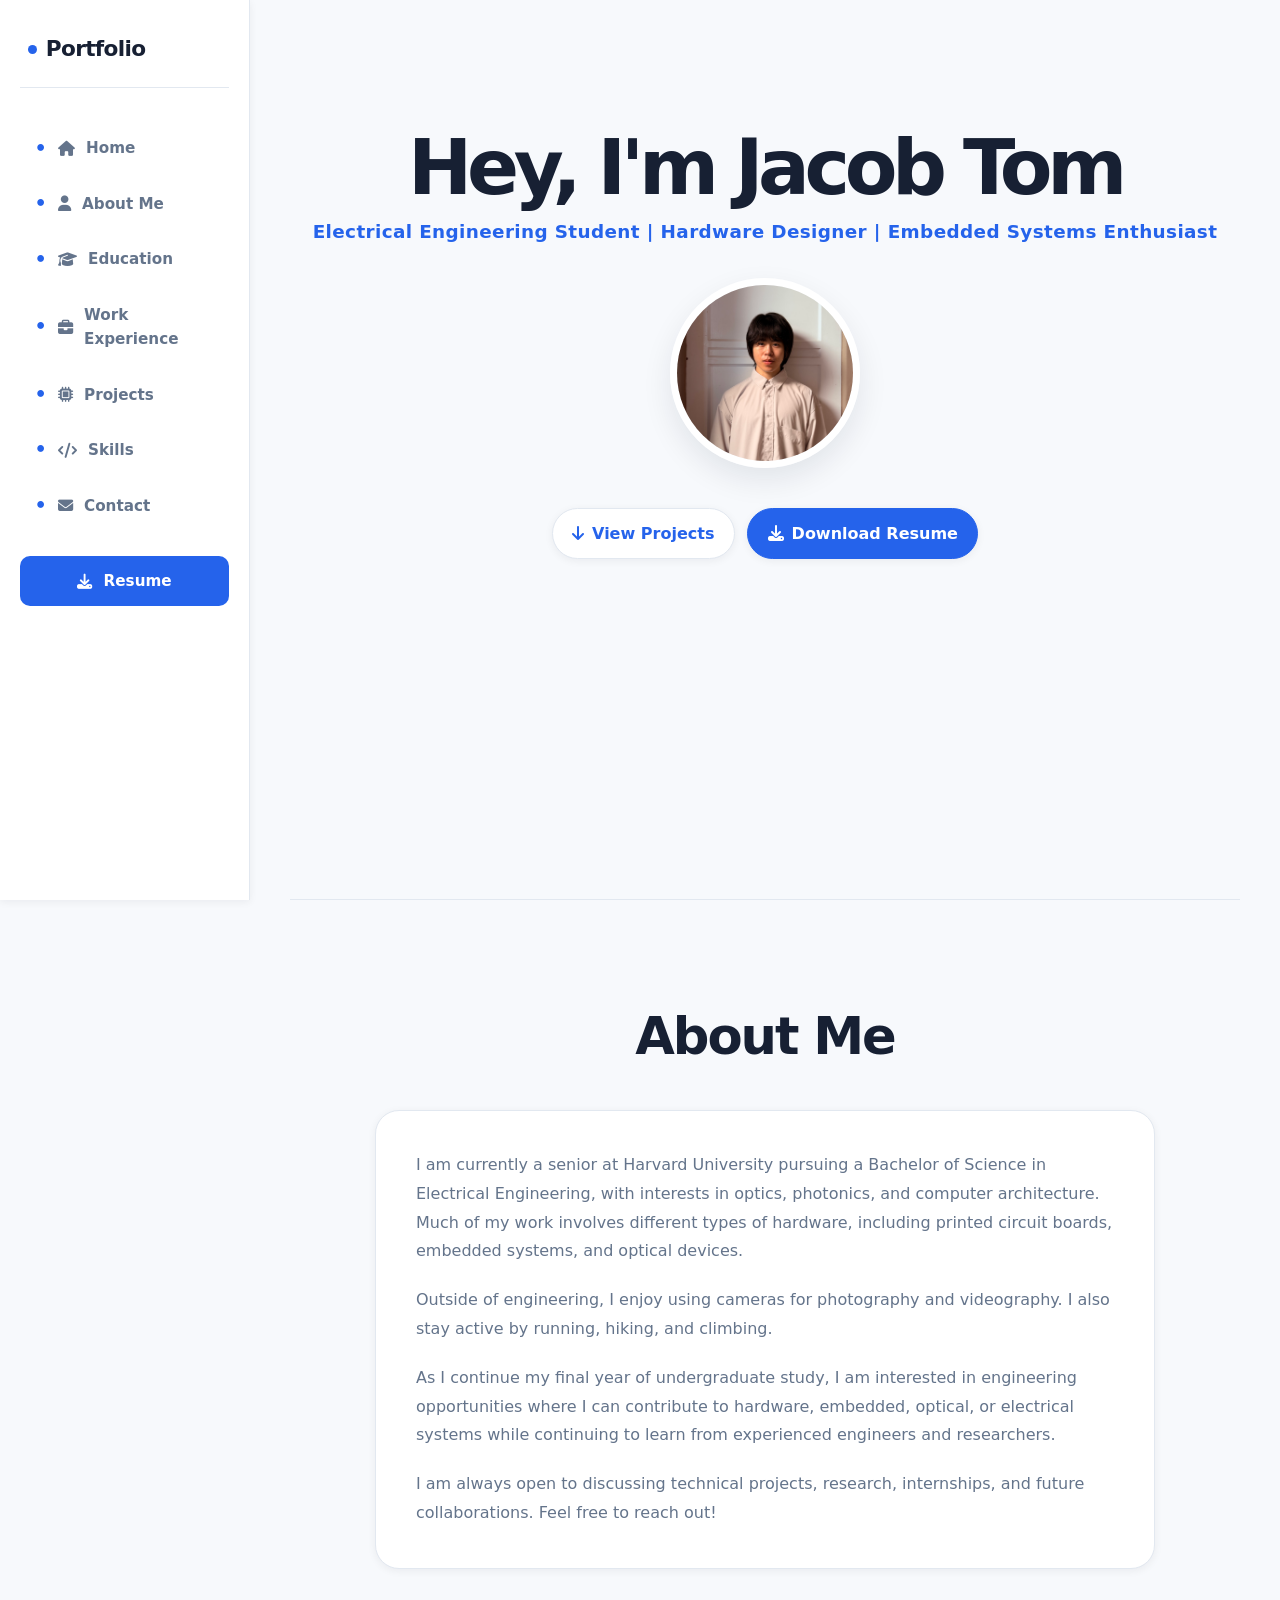
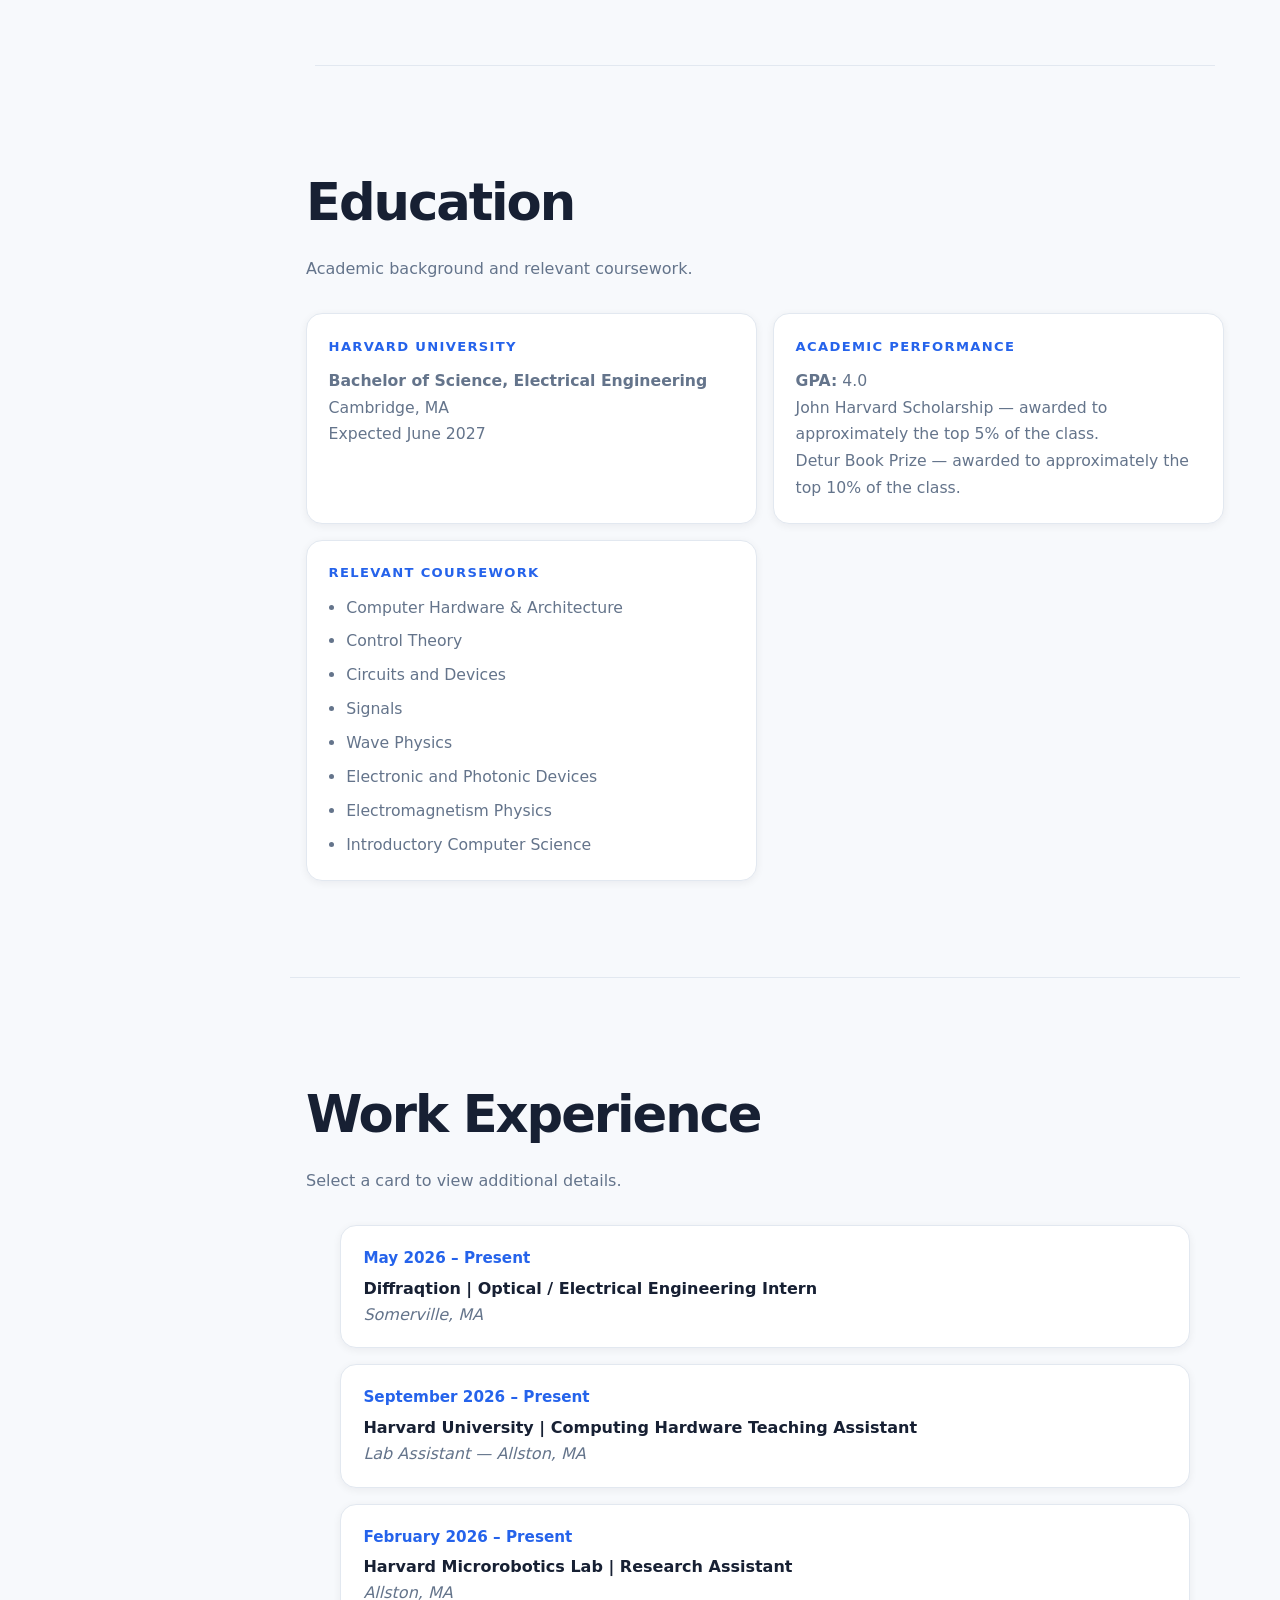
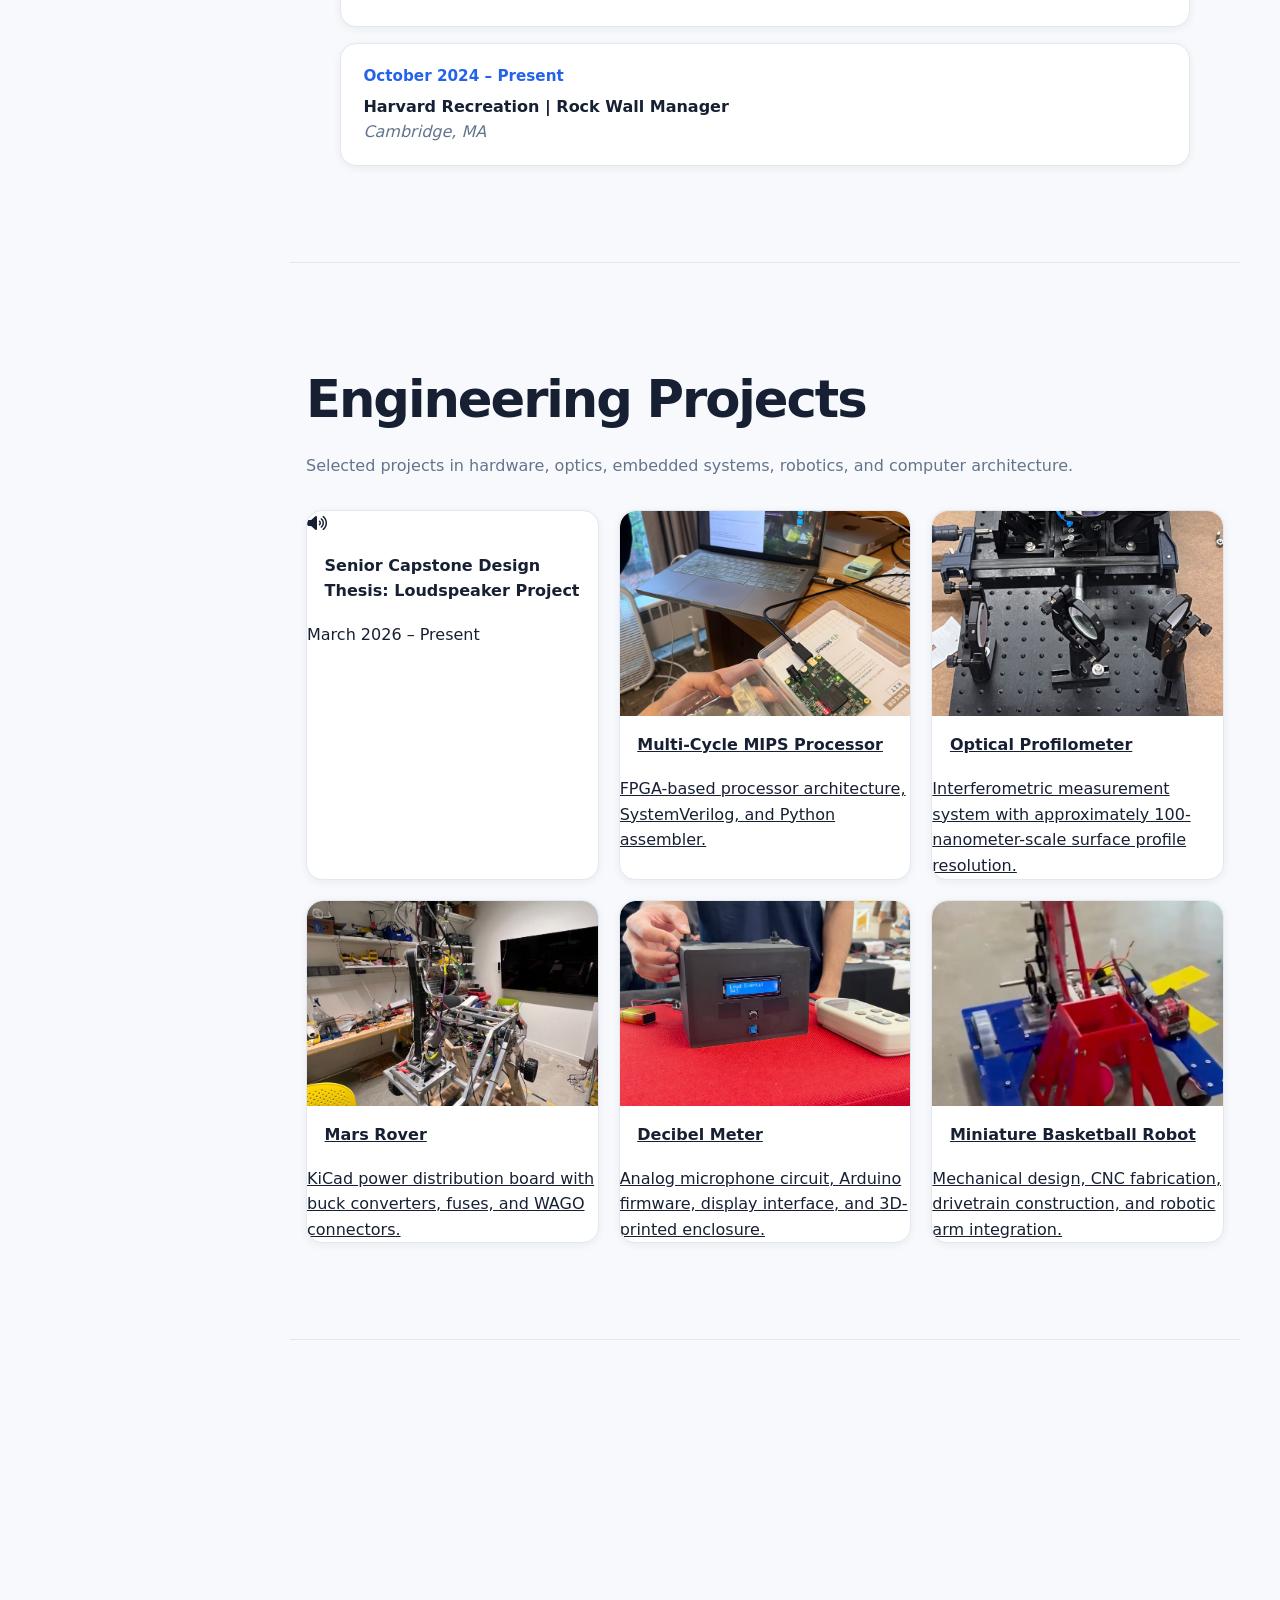
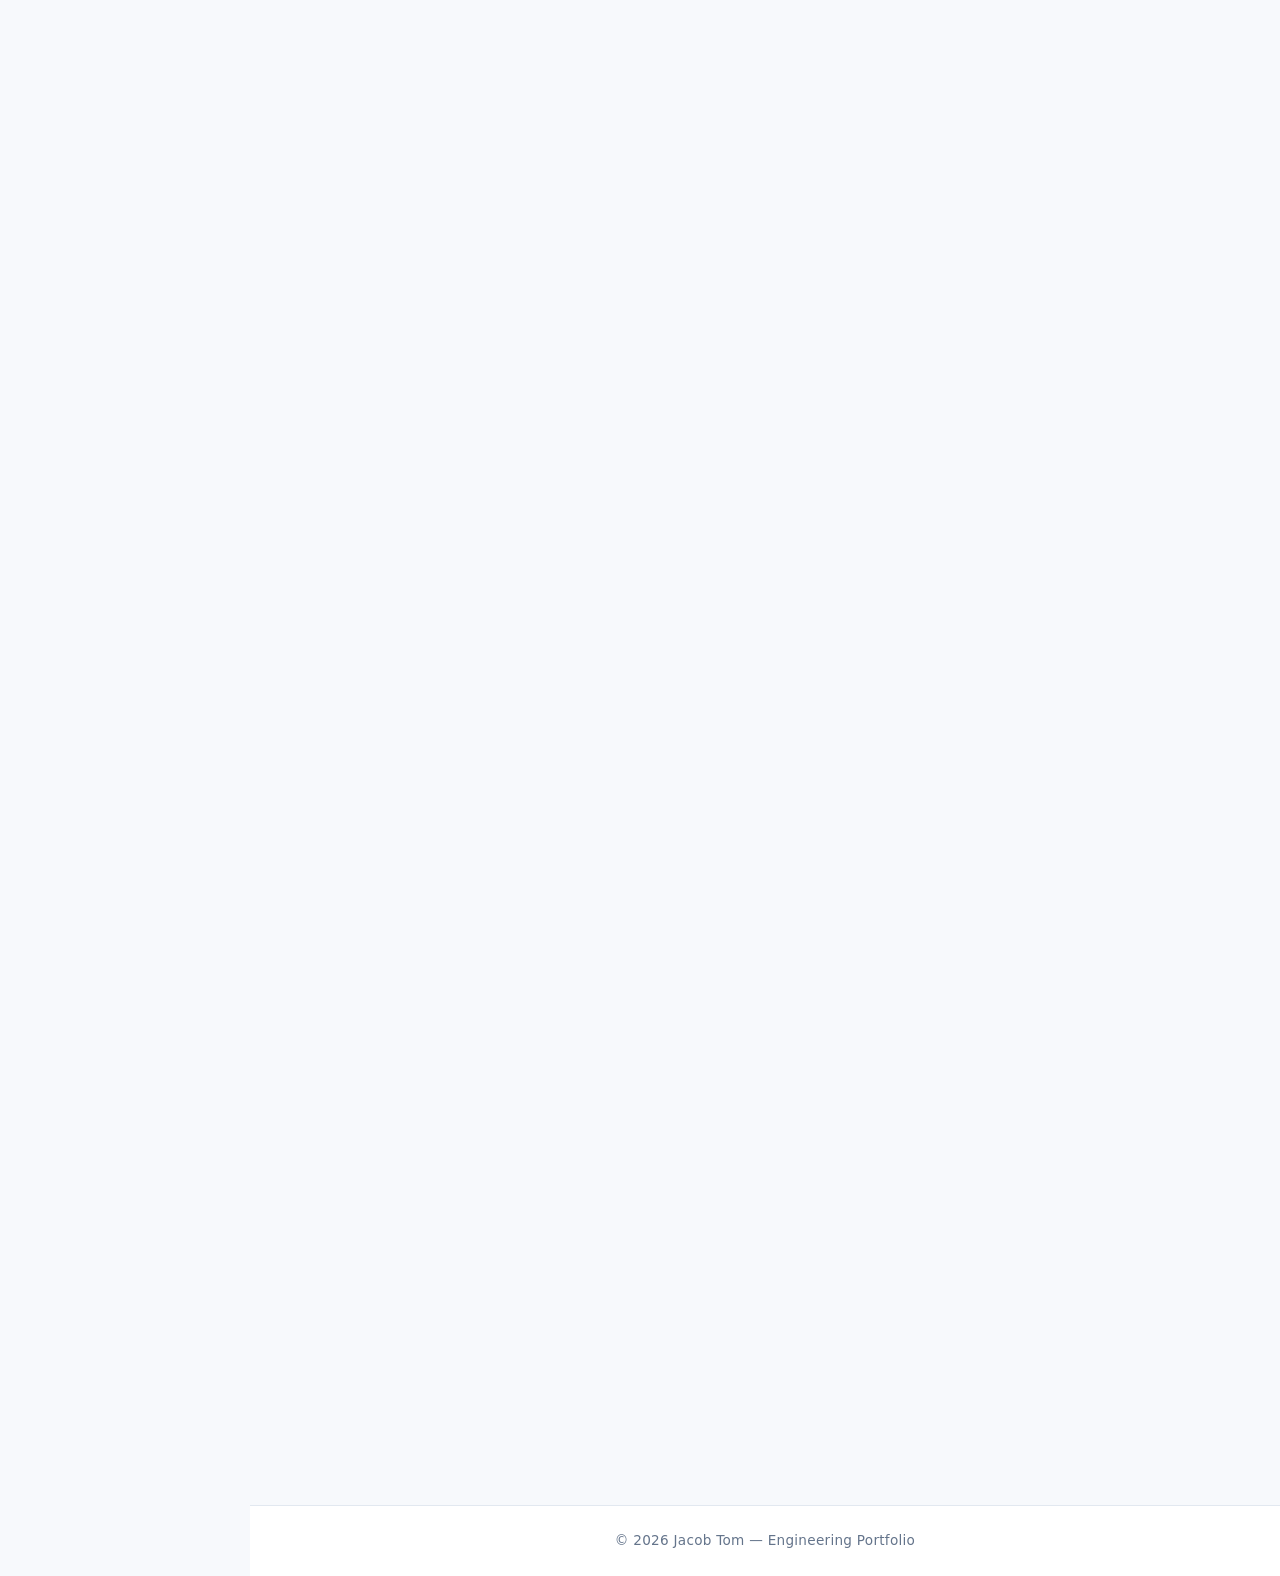
<file: index.html>
<!DOCTYPE html>
<html lang="en">
<head>
  <meta charset="UTF-8">
  <meta name="viewport" content="width=device-width, initial-scale=1.0">

  <title>Jacob Tom | Electrical Engineering Portfolio</title>

  <meta
    name="description"
    content="Jacob Tom's electrical engineering portfolio featuring hardware, embedded systems, optical engineering, robotics, and computer architecture projects."
  >

  <link
    rel="stylesheet"
    href="https://cdnjs.cloudflare.com/ajax/libs/font-awesome/6.5.0/css/all.min.css"
  >

  <link rel="stylesheet" href="assets/site.css">
  <link rel="icon" type="image/x-icon" href="assets/favicon.ico">
</head>

<body>
  <!-- Mobile Menu Button -->
  <button
    class="menu-toggle"
    id="menuToggle"
    aria-expanded="false"
    aria-controls="sidebar"
    aria-label="Open menu"
  >
    <i class="fas fa-bars" aria-hidden="true"></i>
  </button>

  <div
    class="mobile-overlay"
    id="mobileOverlay"
    aria-hidden="true"
  ></div>

  <!-- Sidebar Navigation -->
  <nav
    id="sidebar"
    class="sidebar"
    aria-label="Main navigation"
  >
    <h2>Portfolio</h2>

    <ul>
      <li>
        <a href="#home">
          <i class="fas fa-house" aria-hidden="true"></i>
          Home
        </a>
      </li>

      <li>
        <a href="#about">
          <i class="fas fa-user" aria-hidden="true"></i>
          About Me
        </a>
      </li>

      <li>
        <a href="#education">
          <i class="fas fa-graduation-cap" aria-hidden="true"></i>
          Education
        </a>
      </li>

      <li>
        <a href="#work-experience">
          <i class="fas fa-briefcase" aria-hidden="true"></i>
          Work Experience
        </a>
      </li>

      <li>
        <a href="#projects">
          <i class="fas fa-microchip" aria-hidden="true"></i>
          Projects
        </a>
      </li>

      <li>
        <a href="#skills">
          <i class="fas fa-code" aria-hidden="true"></i>
          Skills
        </a>
      </li>

      <li>
        <a href="#contact">
          <i class="fas fa-envelope" aria-hidden="true"></i>
          Contact
        </a>
      </li>

      <li class="resume-link">
        <a
          href="assets/2026-resume-jt.pdf"
          download
        >
          <i class="fas fa-download" aria-hidden="true"></i>
          Resume
        </a>
      </li>
    </ul>
  </nav>

  <!-- Main Content -->
  <main class="content">

    <!-- Home Section -->
    <section
      id="home"
      class="section home"
      aria-labelledby="home-heading"
    >
      <h1 id="home-heading">Hey, I'm Jacob Tom</h1>

      <p>
        Electrical Engineering Student | Hardware Designer | Embedded Systems Enthusiast
      </p>

      <img
        src="assets/profile-photo.jpeg"
        alt="Portrait of Jacob Tom"
      >

      <div class="button-group">
        <a href="#projects">
          <i class="fas fa-arrow-down" aria-hidden="true"></i>
          View Projects
        </a>

        <a
          href="assets/2026-resume-jt.pdf"
          download
          class="resume-btn"
        >
          <i class="fas fa-download" aria-hidden="true"></i>
          Download Resume
        </a>
      </div>
    </section>

    <!-- About Section -->
    <section
      id="about"
      class="section about"
      aria-labelledby="about-heading"
    >
      <h1 id="about-heading">About Me</h1>

      <div class="about-box">
        <p>
          I am currently a senior at Harvard University pursuing a Bachelor of
          Science in Electrical Engineering, with interests in optics, photonics,
          and computer architecture. Much of my work involves different types of
          hardware, including printed circuit boards, embedded systems, and optical
          devices.
        </p>

        <p>
          Outside of engineering, I enjoy using cameras for photography and
          videography. I also stay active by running, hiking, and climbing.
        </p>

        <p>
          As I continue my final year of undergraduate study, I am interested in
          engineering opportunities where I can contribute to hardware, embedded,
          optical, or electrical systems while continuing to learn from experienced
          engineers and researchers.
        </p>

        <p>
          I am always open to discussing technical projects, research, internships,
          and future collaborations. Feel free to reach out!
        </p>
      </div>
    </section>

    <!-- Education Section -->
    <section
      id="education"
      class="section education"
      aria-labelledby="education-heading"
    >
      <h1 id="education-heading">Education</h1>
      <p>Academic background and relevant coursework.</p>

      <div class="case-study">
        <div class="case-block">
          <h2>Harvard University</h2>

          <p>
            <strong>Bachelor of Science, Electrical Engineering</strong>
          </p>

          <p>
            Cambridge, MA
          </p>

          <p>
            Expected June 2027
          </p>
        </div>

        <div class="case-block">
          <h2>Academic Performance</h2>

          <p>
            <strong>GPA:</strong> 4.0
          </p>

          <p>
            John Harvard Scholarship — awarded to approximately the top 5% of
            the class.
          </p>

          <p>
            Detur Book Prize — awarded to approximately the top 10% of the
            class.
          </p>
        </div>

        <div class="case-block">
          <h2>Relevant Coursework</h2>

          <ul>
            <li>Computer Hardware &amp; Architecture</li>
            <li>Control Theory</li>
            <li>Circuits and Devices</li>
            <li>Signals</li>
            <li>Wave Physics</li>
            <li>Electronic and Photonic Devices</li>
            <li>Electromagnetism Physics</li>
            <li>Introductory Computer Science</li>
          </ul>
        </div>
      </div>
    </section>

    <!-- Work Experience Section -->
    <section
      id="work-experience"
      class="section work-experience"
      aria-labelledby="work-heading"
    >
      <h1 id="work-heading">Work Experience</h1>
      <p>Select a card to view additional details.</p>

      <div class="work-experience-list">

        <!-- Diffraqtion -->
        <div
          class="work-experience-item"
          title="Click to expand"
        >
          <h3>May 2026 – Present</h3>

          <p>
            <strong>
              Diffraqtion | Optical / Electrical Engineering Intern
            </strong>
          </p>

          <p>
            <em>Somerville, MA</em>
          </p>

          <div class="description">
            <p>
              Designed two scene-generation systems using Arduino and
              Raspberry Pi for optical camera-testing setups.
            </p>

            <p>
              Designed custom optical-table mounts and modeled components in
              Fusion 360.
            </p>

            <p>
              Designed three light-source PCBs and one power-control PCB for
              optical testing systems.
            </p>

            <p>
              Designed and maintained multiple camera-testing setups
              incorporating digital micromirror devices and spatial light
              modulators on optical tables.
            </p>

            <p>
              Programmed an Arduino-based camera sensor for spatial light
              modulator scene generation and designed its optical
              configuration.
            </p>
          </div>
        </div>

        <!-- Computing Hardware Teaching Assistant -->
        <div
          class="work-experience-item"
          title="Click to expand"
        >
          <h3>September 2026 – Present</h3>

          <p>
            <strong>
              Harvard University | Computing Hardware Teaching Assistant
            </strong>
          </p>

          <p>
            <em>Lab Assistant — Allston, MA</em>
          </p>

          <div class="description">
            <p>
              Teach students SystemVerilog and hardware description language
              concepts for a computer architecture design laboratory.
            </p>

            <p>
              Support student work involving arithmetic logic units, datapaths,
              control logic, and MIPS processor architecture.
            </p>
          </div>
        </div>

        <!-- Harvard Microrobotics Lab -->
        <div
          class="work-experience-item"
          title="Click to expand"
        >
          <h3>February 2026 – Present</h3>

          <p>
            <strong>
              Harvard Microrobotics Lab | Research Assistant
            </strong>
          </p>

          <p>
            <em>Allston, MA</em>
          </p>

          <div class="description">
            <p>
              Currently designing a KiCad PCB for VHF and GPS tracking
              applications.
            </p>

            <p>
              Working with embedded sensing, power hardware, and radio
              frequency electronics for microrobotics research.
            </p>
          </div>
        </div>

        <!-- Harvard Recreation -->
        <div
          class="work-experience-item"
          title="Click to expand"
        >
          <h3>October 2024 – Present</h3>

          <p>
            <strong>
              Harvard Recreation | Rock Wall Manager
            </strong>
          </p>

          <p>
            <em>Cambridge, MA</em>
          </p>

          <div class="description">
            <p>
              Led the transition of the Harvard Climbing Wall from an
              independent organization to an official Harvard Recreation
              operation.
            </p>

            <p>
              Coordinated organizational changes, renovations, facility
              upgrades, cleaning, and continued wall operations.
            </p>

            <p>
              Organized climbing events and social activities to support
              community engagement and increase participation.
            </p>

            <p>
              Successfully managed operational changes while maintaining safe
              and consistent access to the climbing wall.
            </p>
          </div>
        </div>

      </div>
    </section>

    <!-- Projects Section -->
    <section
      id="projects"
      class="section projects"
      aria-labelledby="projects-heading"
    >
      <h1 id="projects-heading">Engineering Projects</h1>
      <p>
        Selected projects in hardware, optics, embedded systems, robotics, and
        computer architecture.
      </p>

      <div class="project-list">

        <!-- Loudspeaker Capstone -->
        <div
          class="project-card"
          role="article"
          aria-label="Senior Capstone Design Thesis: Loudspeaker Project"
        >
          <div
            class="project-card-placeholder"
            aria-hidden="true"
          >
            <i class="fas fa-volume-high"></i>
          </div>

          <span class="overlay">Coming Soon</span>

          <h3>
            Senior Capstone Design Thesis: Loudspeaker Project
          </h3>

          <p>
            March 2026 – Present
          </p>
        </div>

        <!-- Multi-Cycle MIPS -->
        <a
          class="project-card"
          href="project_1.html"
          aria-label="View Multi-Cycle MIPS Processor project"
        >
          <img
            src="project_1/fpga.JPG"
            alt="FPGA board used for the Multi-Cycle MIPS Processor project"
          >

          <span class="overlay">View Project</span>

          <h3>Multi-Cycle MIPS Processor</h3>

          <p>
            FPGA-based processor architecture, SystemVerilog, and Python
            assembler.
          </p>
        </a>

        <!-- Optical Profilometer -->
        <a
          class="project-card"
          href="project_2.html"
          aria-label="View Optical Profilometer project"
        >
          <img
            src="project_2/interf.jpg"
            alt="Interferometry-based optical profilometer setup"
          >

          <span class="overlay">View Project</span>

          <h3>Optical Profilometer</h3>

          <p>
            Interferometric measurement system with approximately
            100-nanometer-scale surface profile resolution.
          </p>
        </a>

        <!-- Mars Rover -->
        <a
          class="project-card"
          href="project_3.html"
          aria-label="View Mars Rover project"
        >
          <img
            src="project_3/rover2.jpeg"
            alt="Mars rover robotics project"
          >

          <span class="overlay">View Project</span>

          <h3>Mars Rover</h3>

          <p>
            KiCad power distribution board with buck converters, fuses, and
            WAGO connectors.
          </p>
        </a>

        <!-- Decibel Meter -->
        <a
          class="project-card"
          href="project_4.html"
          aria-label="View Decibel Meter project"
        >
          <img
            src="project_4/disp1.jpg"
            alt="Decibel meter display"
          >

          <span class="overlay">View Project</span>

          <h3>Decibel Meter</h3>

          <p>
            Analog microphone circuit, Arduino firmware, display interface,
            and 3D-printed enclosure.
          </p>
        </a>

        <!-- Basketball Robot -->
        <a
          class="project-card"
          href="project_5.html"
          aria-label="View Miniature Basketball Robot project"
        >
          <img
            src="project_5/es51robot.jpg"
            alt="Miniature basketball robot"
          >

          <span class="overlay">View Project</span>

          <h3>Miniature Basketball Robot</h3>

          <p>
            Mechanical design, CNC fabrication, drivetrain construction, and
            robotic arm integration.
          </p>
        </a>

      </div>
    </section>

    <!-- Skills Section -->
    <section
      id="skills"
      class="section skills"
      aria-labelledby="skills-heading"
    >
      <h1 id="skills-heading">Technical Skills</h1>
      <p>Tools and technologies used across academic, research, and project work.</p>

      <!-- Hardware Skills -->
      <div class="skills-category">
        <h3>Hardware</h3>

        <div class="skills-grid">
          <div class="skill">PCB Design</div>
          <div class="skill">KiCad</div>
          <div class="skill">Analog Circuit Design</div>
          <div class="skill">Lab Equipment</div>
          <div class="skill">LTspice</div>
          <div class="skill">SolidWorks</div>
          <div class="skill">Fusion 360</div>
          <div class="skill">Soldering</div>
          <div class="skill">Optical Instrumentation</div>
          <div class="skill">Power Electronics</div>
          <div class="skill">Switching Converters</div>
          <div class="skill">Electronic Device Design</div>
        </div>
      </div>

      <!-- Embedded Skills -->
      <div class="skills-category">
        <h3>Embedded Systems</h3>

        <div class="skills-grid">
          <div class="skill">Arduino</div>
          <div class="skill">ESP32</div>
          <div class="skill">Raspberry Pi</div>
          <div class="skill">Embedded Sensing</div>
          <div class="skill">Camera Sensors</div>
          <div class="skill">Arduino Firmware</div>
          <div class="skill">RF Hardware</div>
          <div class="skill">GPS Tracking</div>
        </div>
      </div>

      <!-- Software Skills -->
      <div class="skills-category">
        <h3>Software &amp; Programming</h3>

        <div class="skills-grid">
          <div class="skill">Python</div>
          <div class="skill">SystemVerilog</div>
          <div class="skill">MATLAB</div>
          <div class="skill">C/C++</div>
          <div class="skill">Git/GitHub</div>
          <div class="skill">HTML</div>
          <div class="skill">Vivado</div>
          <div class="skill">Signal Processing</div>
          <div class="skill">Computer Architecture</div>
        </div>
      </div>

      <!-- Additional Skills Retained from Previous Portfolio -->
      <div class="skills-category">
        <h3>Additional Experience</h3>

        <div class="skills-grid">
          <div class="skill">Audio Device Design</div>
          <div class="skill">Optical Device Design</div>
          <div class="skill">3D Printing</div>
          <div class="skill">Microsoft Office</div>
        </div>
      </div>
    </section>

    <!-- Contact Section -->
    <section
      id="contact"
      class="section contact"
      aria-labelledby="contact-heading"
    >
      <h1 id="contact-heading">Contact Me</h1>

      <p>
        Interested in connecting, discussing engineering opportunities, or
        learning more about my work?
      </p>

      <div class="social">
        <a href="mailto:jtom@college.harvard.edu">
          <i class="fas fa-envelope" aria-hidden="true"></i>
          Email
        </a>

        <a
          href="tel:+13107098923"
        >
          <i class="fas fa-phone" aria-hidden="true"></i>
          Phone
        </a>

        <a
          href="https://www.linkedin.com/in/jacob-tom-/"
          target="_blank"
          rel="noopener noreferrer"
        >
          <i class="fab fa-linkedin" aria-hidden="true"></i>
          LinkedIn
        </a>

        <a
          href="https://github.com/jakettom"
          target="_blank"
          rel="noopener noreferrer"
        >
          <i class="fab fa-github" aria-hidden="true"></i>
          GitHub
        </a>

        <a
          href="https://jakettom.github.io/jtom-portfolio"
          target="_blank"
          rel="noopener noreferrer"
        >
          <i class="fas fa-globe" aria-hidden="true"></i>
          Portfolio
        </a>
      </div>
    </section>

    <!-- Footer -->
    <footer>
      <p>© 2026 Jacob Tom — Engineering Portfolio</p>
    </footer>
  </main>

  <script src="assets/site.js"></script>
</body>
</html>
</file>
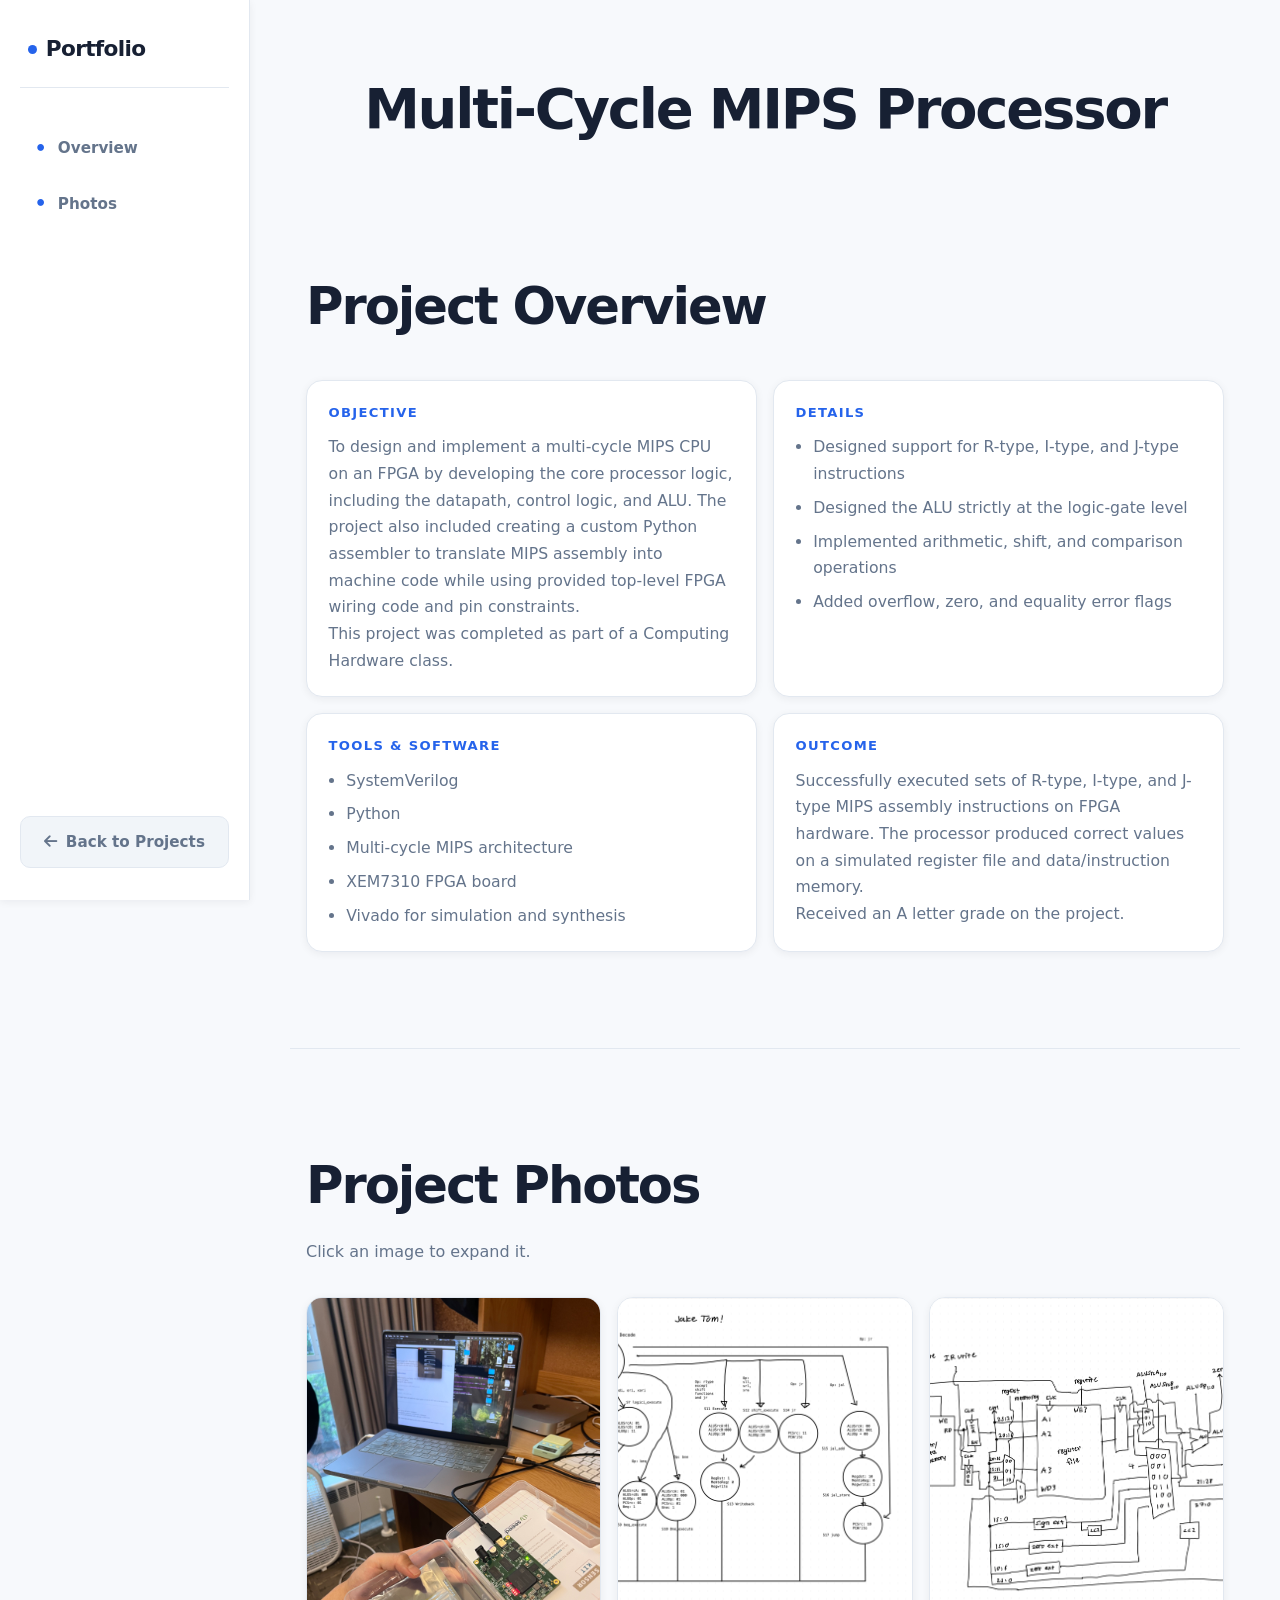
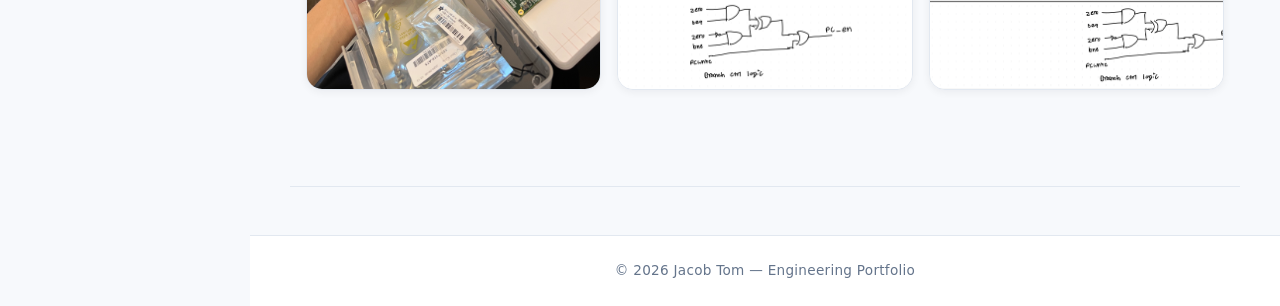
<file: project_1.html>
<!DOCTYPE html> 
<html lang="en">
<head>
  <meta charset="utf-8" />
  <meta name="viewport" content="width=device-width, initial-scale=1" />
  <title>Multi-Cycle MIPS Processor</title>

  <!-- Font Awesome -->
  <link rel="stylesheet" href="https://cdnjs.cloudflare.com/ajax/libs/font-awesome/6.5.0/css/all.min.css" />

  <link rel="stylesheet" href="https://cdnjs.cloudflare.com/ajax/libs/font-awesome/6.5.0/css/all.min.css">
  <link rel="stylesheet" href="assets/site.css">
</head>

<body>
  <button
    class="menu-toggle"
    id="menuToggle"
    aria-expanded="false"
    aria-controls="sidebar"
    aria-label="Open menu"
  >
    <i class="fas fa-bars" aria-hidden="true"></i>
  </button>

  <div class="mobile-overlay" id="mobileOverlay" aria-hidden="true"></div>

  <nav id="sidebar" class="sidebar" aria-label="Project navigation">
    <h2>Portfolio</h2>

    <ul>
      <li><a href="#overview">Overview</a></li>
      <li><a href="#photos">Photos</a></li>
    </ul>

    <a href="index.html#projects" class="back-button">
      <i class="fas fa-arrow-left" aria-hidden="true"></i>
      Back to Projects
    </a>
  </nav>

  <main class="content">
    <h1 class="project-title">Multi-Cycle MIPS Processor</h1>

    <section
      id="overview"
      class="section"
      aria-labelledby="overview-heading"
    >
      <h1 id="overview-heading">Project Overview</h1>

      <div class="case-study">
        <div class="case-block">
          <h2>Objective</h2>
          <p>
            To design and implement a multi-cycle MIPS CPU on an FPGA by
            developing the core processor logic, including the datapath,
            control logic, and ALU. The project also included creating a
            custom Python assembler to translate MIPS assembly into machine
            code while using provided top-level FPGA wiring code and pin
            constraints.
          </p>
          <p>
            This project was completed as part of a Computing Hardware class.
          </p>
        </div>

        <div class="case-block">
          <h2>Details</h2>
          <ul>
            <li>Designed support for R-type, I-type, and J-type instructions</li>
            <li>Designed the ALU strictly at the logic-gate level</li>
            <li>Implemented arithmetic, shift, and comparison operations</li>
            <li>Added overflow, zero, and equality error flags</li>
          </ul>
        </div>

        <div class="case-block">
          <h2>Tools &amp; Software</h2>
          <ul>
            <li>SystemVerilog</li>
            <li>Python</li>
            <li>Multi-cycle MIPS architecture</li>
            <li>XEM7310 FPGA board</li>
            <li>Vivado for simulation and synthesis</li>
          </ul>
        </div>

        <div class="case-block">
          <h2>Outcome</h2>
          <p>
            Successfully executed sets of R-type, I-type, and J-type MIPS
            assembly instructions on FPGA hardware. The processor produced
            correct values on a simulated register file and data/instruction
            memory.
          </p>
          <p>
            Received an A letter grade on the project.
          </p>
        </div>
      </div>
    </section>

    <section
      id="photos"
      class="section"
      aria-labelledby="photos-heading"
    >
      <h1 id="photos-heading">Project Photos</h1>
      <p>Click an image to expand it.</p>

      <div class="masonry">
        <div class="img-wrapper">
          <img
            loading="lazy"
            src="project_1/fpga.JPG"
            alt="FPGA board used for the MIPS processor"
          >
          <span class="overlay">Expand Image</span>
        </div>

        <div class="img-wrapper">
          <img
            loading="lazy"
            src="project_1/fsm.jpg"
            alt="Finite state machine diagram"
          >
          <span class="overlay">Expand Image</span>
        </div>

        <div class="img-wrapper">
          <img
            loading="lazy"
            src="project_1/processor.jpg"
            alt="Multi-cycle MIPS processor design"
          >
          <span class="overlay">Expand Image</span>
        </div>
      </div>
    </section>

    <div
      id="lightbox"
      role="dialog"
      aria-modal="true"
      aria-hidden="true"
      aria-label="Expanded project image"
    >
      <button id="lbCloseBtn" aria-label="Close image viewer">
        <i class="fas fa-xmark"></i>
      </button>

      <button id="lbPrevBtn" aria-label="Previous image">
        <i class="fas fa-chevron-left"></i>
      </button>

      <button id="lbNextBtn" aria-label="Next image">
        <i class="fas fa-chevron-right"></i>
      </button>

      <div class="lightbox-content">
        <img id="lightboxImg" alt="">
        <iframe
          id="lightboxIframe"
          src=""
          title="Expanded document"
        ></iframe>
      </div>
    </div>

    <footer>
      <p>© 2026 Jacob Tom — Engineering Portfolio</p>
    </footer>
  </main>

  <script src="assets/site.js"></script>
</body>
</html>
</file>
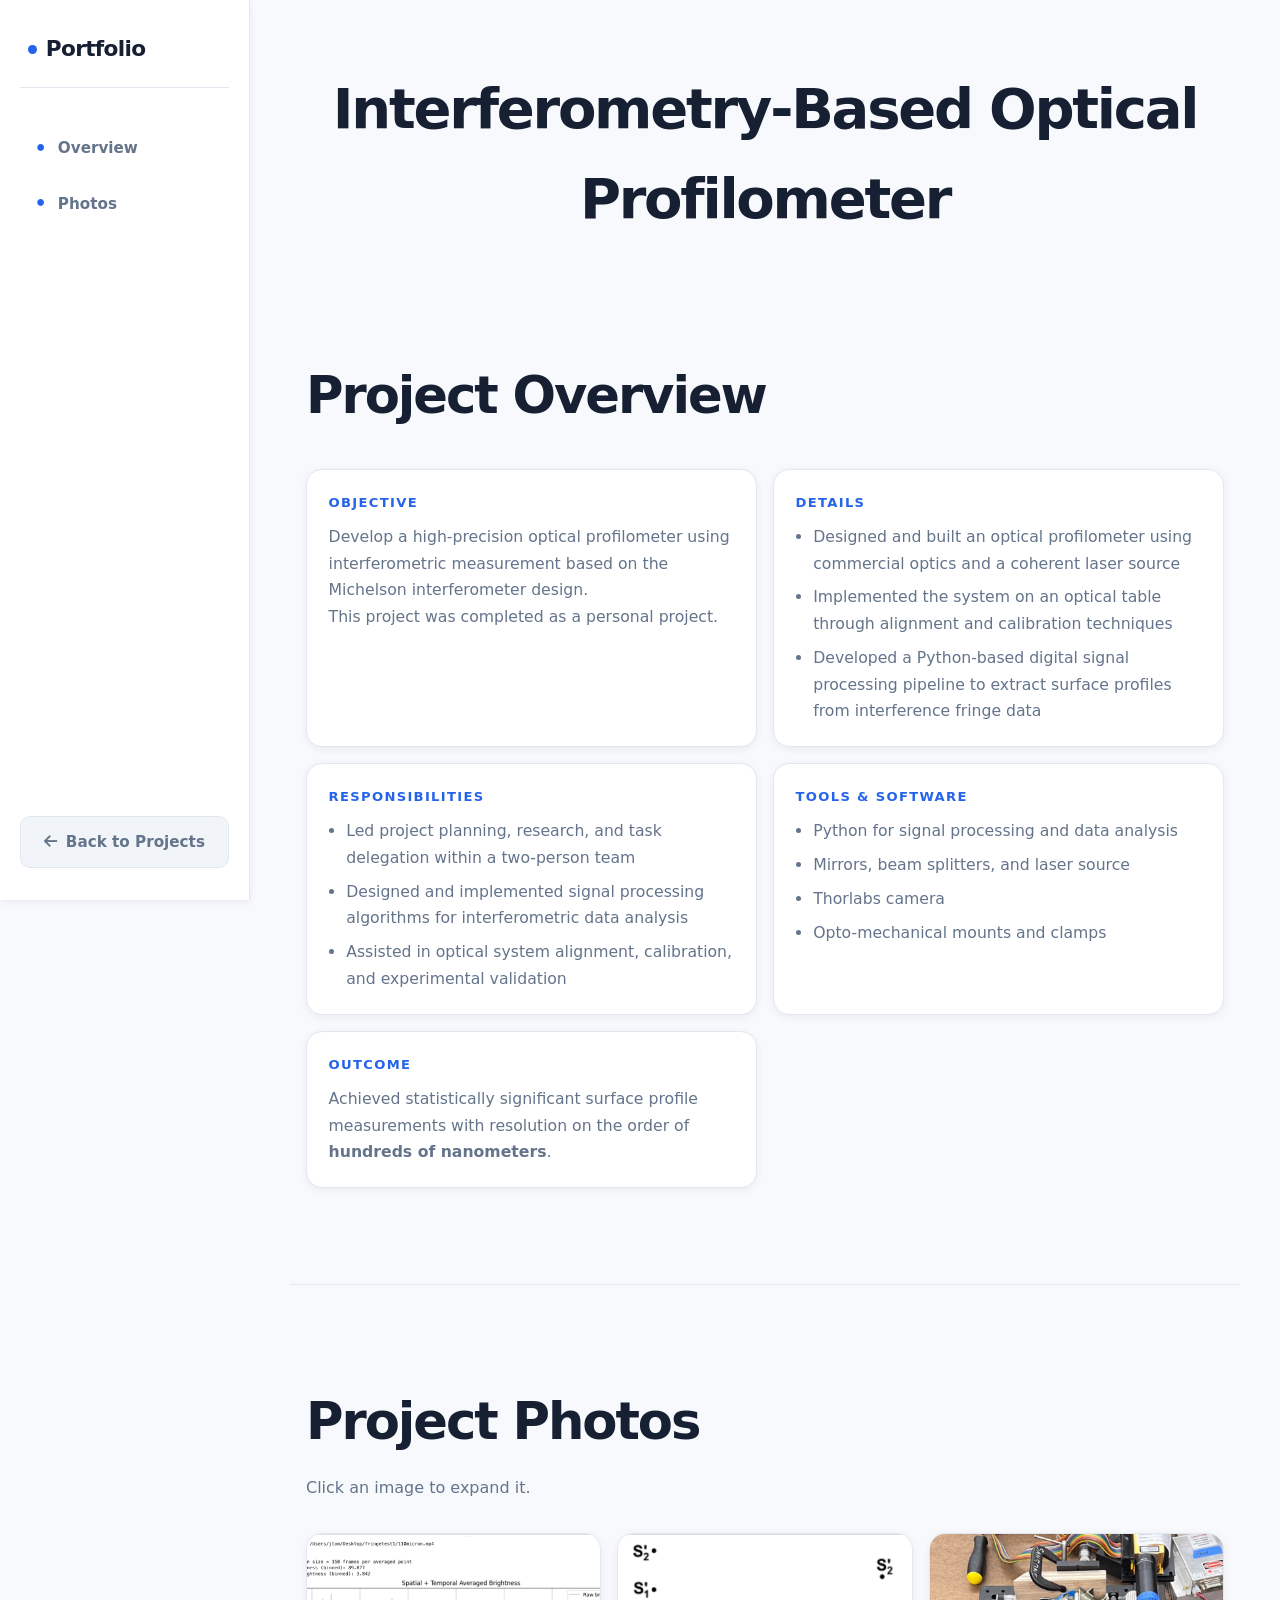
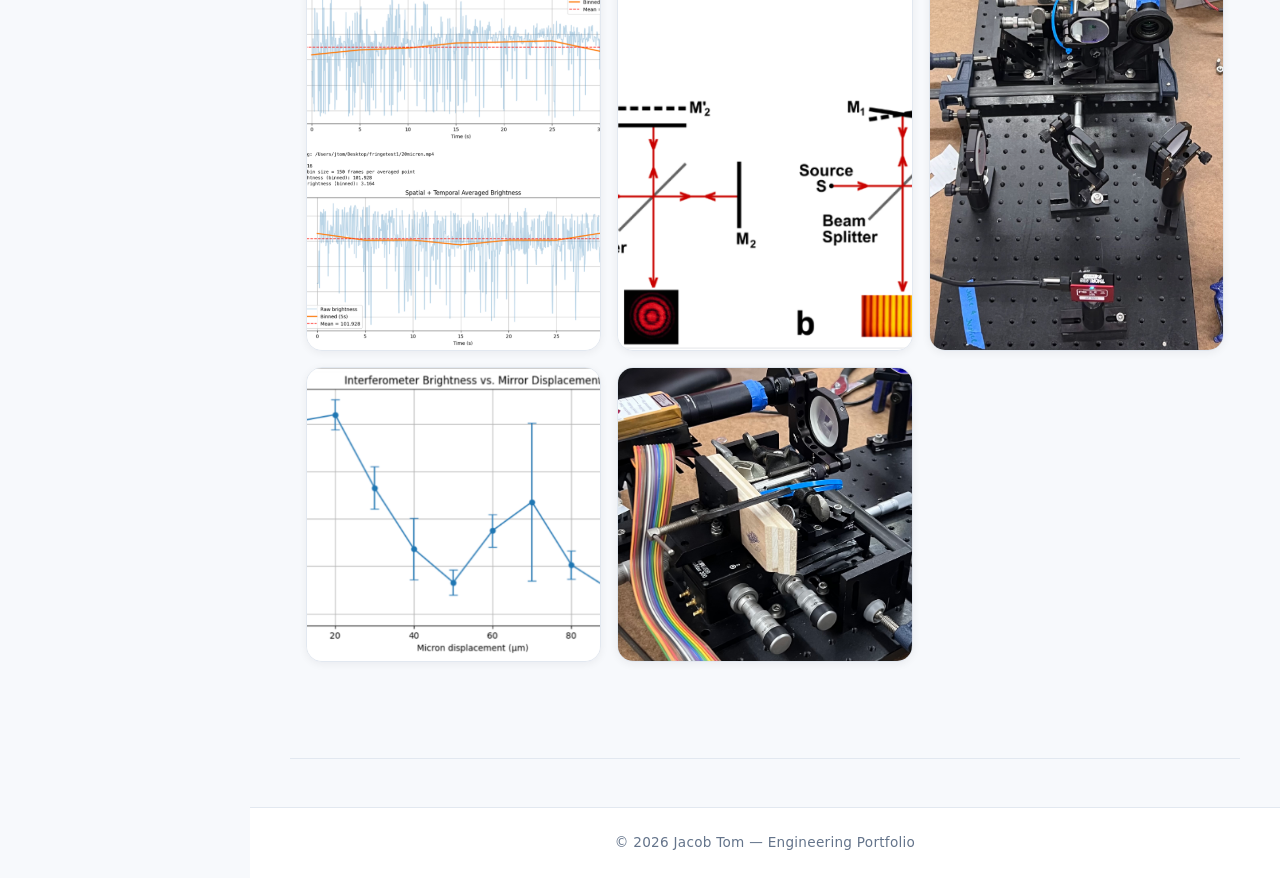
<file: project_2.html>
<!DOCTYPE html> 
<html lang="en">
<head>
  <meta charset="utf-8" />
  <meta name="viewport" content="width=device-width, initial-scale=1" />
  <title>Interferometry-based Optical Profilometer </title>

  <!-- Font Awesome -->
  <link rel="stylesheet" href="https://cdnjs.cloudflare.com/ajax/libs/font-awesome/6.5.0/css/all.min.css" />

  <link rel="stylesheet" href="https://cdnjs.cloudflare.com/ajax/libs/font-awesome/6.5.0/css/all.min.css">
  <link rel="stylesheet" href="assets/site.css">
</head>


<body>
  <button
    class="menu-toggle"
    id="menuToggle"
    aria-expanded="false"
    aria-controls="sidebar"
    aria-label="Open menu"
  >
    <i class="fas fa-bars" aria-hidden="true"></i>
  </button>

  <div class="mobile-overlay" id="mobileOverlay" aria-hidden="true"></div>

  <nav id="sidebar" class="sidebar" aria-label="Project navigation">
    <h2>Portfolio</h2>

    <ul>
      <li><a href="#overview">Overview</a></li>
      <li><a href="#photos">Photos</a></li>
    </ul>

    <a href="index.html#projects" class="back-button">
      <i class="fas fa-arrow-left" aria-hidden="true"></i>
      Back to Projects
    </a>
  </nav>

  <main class="content">
    <h1 class="project-title">
      Interferometry-Based Optical Profilometer
    </h1>

    <section
      id="overview"
      class="section"
      aria-labelledby="overview-heading"
    >
      <h1 id="overview-heading">Project Overview</h1>

      <div class="case-study">
        <div class="case-block">
          <h2>Objective</h2>
          <p>
            Develop a high-precision optical profilometer using interferometric
            measurement based on the Michelson interferometer design.
          </p>
          <p>
            This project was completed as a personal project.
          </p>
        </div>

        <div class="case-block">
          <h2>Details</h2>
          <ul>
            <li>
              Designed and built an optical profilometer using commercial
              optics and a coherent laser source
            </li>
            <li>
              Implemented the system on an optical table through alignment and
              calibration techniques
            </li>
            <li>
              Developed a Python-based digital signal processing pipeline to
              extract surface profiles from interference fringe data
            </li>
          </ul>
        </div>

        <div class="case-block">
          <h2>Responsibilities</h2>
          <ul>
            <li>
              Led project planning, research, and task delegation within a
              two-person team
            </li>
            <li>
              Designed and implemented signal processing algorithms for
              interferometric data analysis
            </li>
            <li>
              Assisted in optical system alignment, calibration, and
              experimental validation
            </li>
          </ul>
        </div>

        <div class="case-block">
          <h2>Tools &amp; Software</h2>
          <ul>
            <li>Python for signal processing and data analysis</li>
            <li>Mirrors, beam splitters, and laser source</li>
            <li>Thorlabs camera</li>
            <li>Opto-mechanical mounts and clamps</li>
          </ul>
        </div>

        <div class="case-block">
          <h2>Outcome</h2>
          <p>
            Achieved statistically significant surface profile measurements
            with resolution on the order of
            <strong>hundreds of nanometers</strong>.
          </p>
        </div>
      </div>
    </section>

    <section
      id="photos"
      class="section"
      aria-labelledby="photos-heading"
    >
      <h1 id="photos-heading">Project Photos</h1>
      <p>Click an image to expand it.</p>

      <div class="masonry">
        <div class="img-wrapper">
          <img
            loading="lazy"
            src="project_2/data.jpg"
            alt="Profilometer measurement data"
          >
          <span class="overlay">Expand Image</span>
        </div>

        <div class="img-wrapper">
          <img
            loading="lazy"
            src="project_2/diagram.jpg"
            alt="Optical profilometer diagram"
          >
          <span class="overlay">Expand Image</span>
        </div>

        <div class="img-wrapper">
          <img
            loading="lazy"
            src="project_2/interf.jpg"
            alt="Interferometer optical setup"
          >
          <span class="overlay">Expand Image</span>
        </div>

        <div class="img-wrapper">
          <img
            loading="lazy"
            src="project_2/results.jpg"
            alt="Profilometer results"
          >
          <span class="overlay">Expand Image</span>
        </div>

        <div class="img-wrapper">
          <img
            loading="lazy"
            src="project_2/stage.JPG"
            alt="Optical measurement stage"
          >
          <span class="overlay">Expand Image</span>
        </div>
      </div>
    </section>

    <div
      id="lightbox"
      role="dialog"
      aria-modal="true"
      aria-hidden="true"
      aria-label="Expanded project image"
    >
      <button id="lbCloseBtn" aria-label="Close image viewer">
        <i class="fas fa-xmark"></i>
      </button>

      <button id="lbPrevBtn" aria-label="Previous image">
        <i class="fas fa-chevron-left"></i>
      </button>

      <button id="lbNextBtn" aria-label="Next image">
        <i class="fas fa-chevron-right"></i>
      </button>

      <div class="lightbox-content">
        <img id="lightboxImg" alt="">
        <iframe
          id="lightboxIframe"
          src=""
          title="Expanded document"
        ></iframe>
      </div>
    </div>

    <footer>
      <p>© 2026 Jacob Tom — Engineering Portfolio</p>
    </footer>
  </main>

  <script src="assets/site.js"></script>
</body>
</html>
</file>
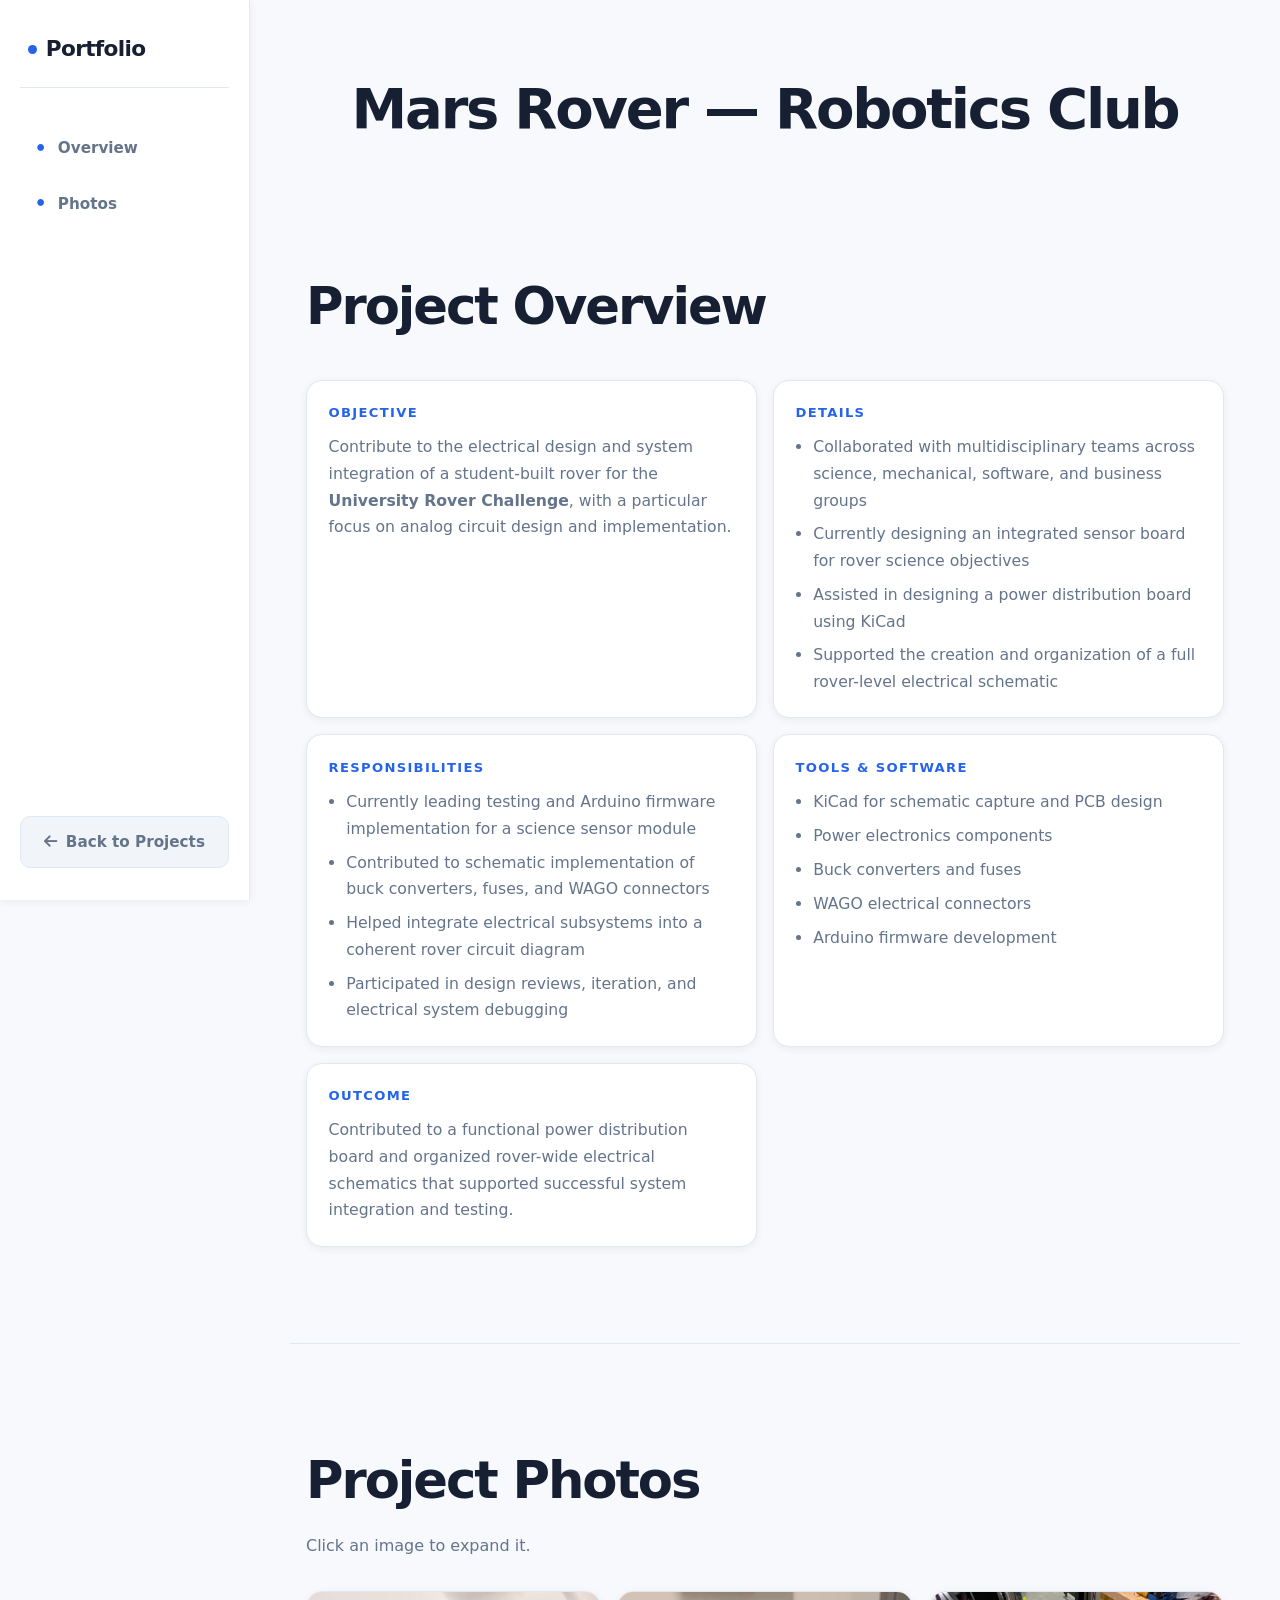
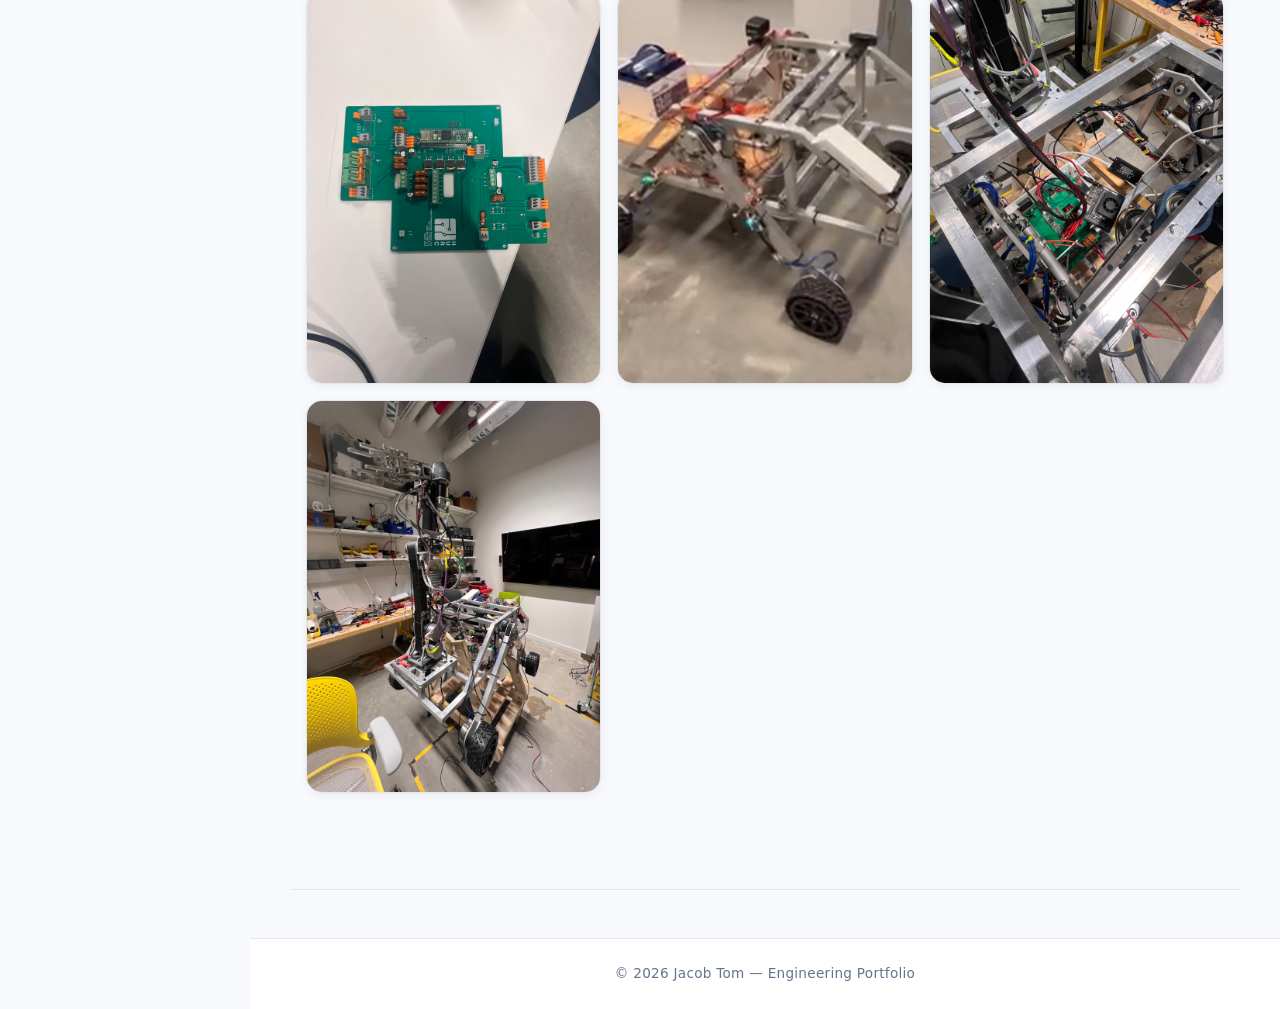
<file: project_3.html>
<!DOCTYPE html> 
<html lang="en">
<head>
  <meta charset="utf-8" />
  <meta name="viewport" content="width=device-width, initial-scale=1" />
  <title>Mars Rover (Robotics Club)</title>

  <!-- Font Awesome -->
  <link rel="stylesheet" href="https://cdnjs.cloudflare.com/ajax/libs/font-awesome/6.5.0/css/all.min.css" />

  <link rel="stylesheet" href="https://cdnjs.cloudflare.com/ajax/libs/font-awesome/6.5.0/css/all.min.css">
  <link rel="stylesheet" href="assets/site.css">
</head>


  <!-- Main Content -->
 <body>
  <button
    class="menu-toggle"
    id="menuToggle"
    aria-expanded="false"
    aria-controls="sidebar"
    aria-label="Open menu"
  >
    <i class="fas fa-bars" aria-hidden="true"></i>
  </button>

  <div class="mobile-overlay" id="mobileOverlay" aria-hidden="true"></div>

  <nav id="sidebar" class="sidebar" aria-label="Project navigation">
    <h2>Portfolio</h2>

    <ul>
      <li><a href="#overview">Overview</a></li>
      <li><a href="#photos">Photos</a></li>
    </ul>

    <a href="index.html#projects" class="back-button">
      <i class="fas fa-arrow-left" aria-hidden="true"></i>
      Back to Projects
    </a>
  </nav>

  <main class="content">
    <h1 class="project-title">Mars Rover — Robotics Club</h1>

    <section
      id="overview"
      class="section"
      aria-labelledby="overview-heading"
    >
      <h1 id="overview-heading">Project Overview</h1>

      <div class="case-study">
        <div class="case-block">
          <h2>Objective</h2>
          <p>
            Contribute to the electrical design and system integration of a
            student-built rover for the
            <strong>University Rover Challenge</strong>, with a particular
            focus on analog circuit design and implementation.
          </p>
        </div>

        <div class="case-block">
          <h2>Details</h2>
          <ul>
            <li>
              Collaborated with multidisciplinary teams across science,
              mechanical, software, and business groups
            </li>
            <li>
              Currently designing an integrated sensor board for rover science
              objectives
            </li>
            <li>
              Assisted in designing a power distribution board using KiCad
            </li>
            <li>
              Supported the creation and organization of a full rover-level
              electrical schematic
            </li>
          </ul>
        </div>

        <div class="case-block">
          <h2>Responsibilities</h2>
          <ul>
            <li>
              Currently leading testing and Arduino firmware implementation for
              a science sensor module
            </li>
            <li>
              Contributed to schematic implementation of buck converters,
              fuses, and WAGO connectors
            </li>
            <li>
              Helped integrate electrical subsystems into a coherent rover
              circuit diagram
            </li>
            <li>
              Participated in design reviews, iteration, and electrical system
              debugging
            </li>
          </ul>
        </div>

        <div class="case-block">
          <h2>Tools &amp; Software</h2>
          <ul>
            <li>KiCad for schematic capture and PCB design</li>
            <li>Power electronics components</li>
            <li>Buck converters and fuses</li>
            <li>WAGO electrical connectors</li>
            <li>Arduino firmware development</li>
          </ul>
        </div>

        <div class="case-block">
          <h2>Outcome</h2>
          <p>
            Contributed to a functional power distribution board and organized
            rover-wide electrical schematics that supported successful system
            integration and testing.
          </p>
        </div>
      </div>
    </section>

    <section
      id="photos"
      class="section"
      aria-labelledby="photos-heading"
    >
      <h1 id="photos-heading">Project Photos</h1>
      <p>Click an image to expand it.</p>

      <div class="masonry">
        <div class="img-wrapper">
          <img
            loading="lazy"
            src="project_3/pdb.JPG"
            alt="Rover power distribution board"
          >
          <span class="overlay">Expand Image</span>
        </div>

        <div class="img-wrapper">
          <img
            loading="lazy"
            src="project_3/rover.jpg"
            alt="Mars rover chassis"
          >
          <span class="overlay">Expand Image</span>
        </div>

        <div class="img-wrapper">
          <img
            loading="lazy"
            src="project_3/pdb-in.jpeg"
            alt="Interior view of the power distribution board"
          >
          <span class="overlay">Expand Image</span>
        </div>

        <div class="img-wrapper">
          <img
            loading="lazy"
            src="project_3/rover2.jpeg"
            alt="Mars rover project"
          >
          <span class="overlay">Expand Image</span>
        </div>
      </div>
    </section>

    <div
      id="lightbox"
      role="dialog"
      aria-modal="true"
      aria-hidden="true"
      aria-label="Expanded project image"
    >
      <button id="lbCloseBtn" aria-label="Close image viewer">
        <i class="fas fa-xmark"></i>
      </button>

      <button id="lbPrevBtn" aria-label="Previous image">
        <i class="fas fa-chevron-left"></i>
      </button>

      <button id="lbNextBtn" aria-label="Next image">
        <i class="fas fa-chevron-right"></i>
      </button>

      <div class="lightbox-content">
        <img id="lightboxImg" alt="">
        <iframe
          id="lightboxIframe"
          src=""
          title="Expanded document"
        ></iframe>
      </div>
    </div>

    <footer>
      <p>© 2026 Jacob Tom — Engineering Portfolio</p>
    </footer>
  </main>

  <script src="assets/site.js"></script>
</body>
</html>
</file>
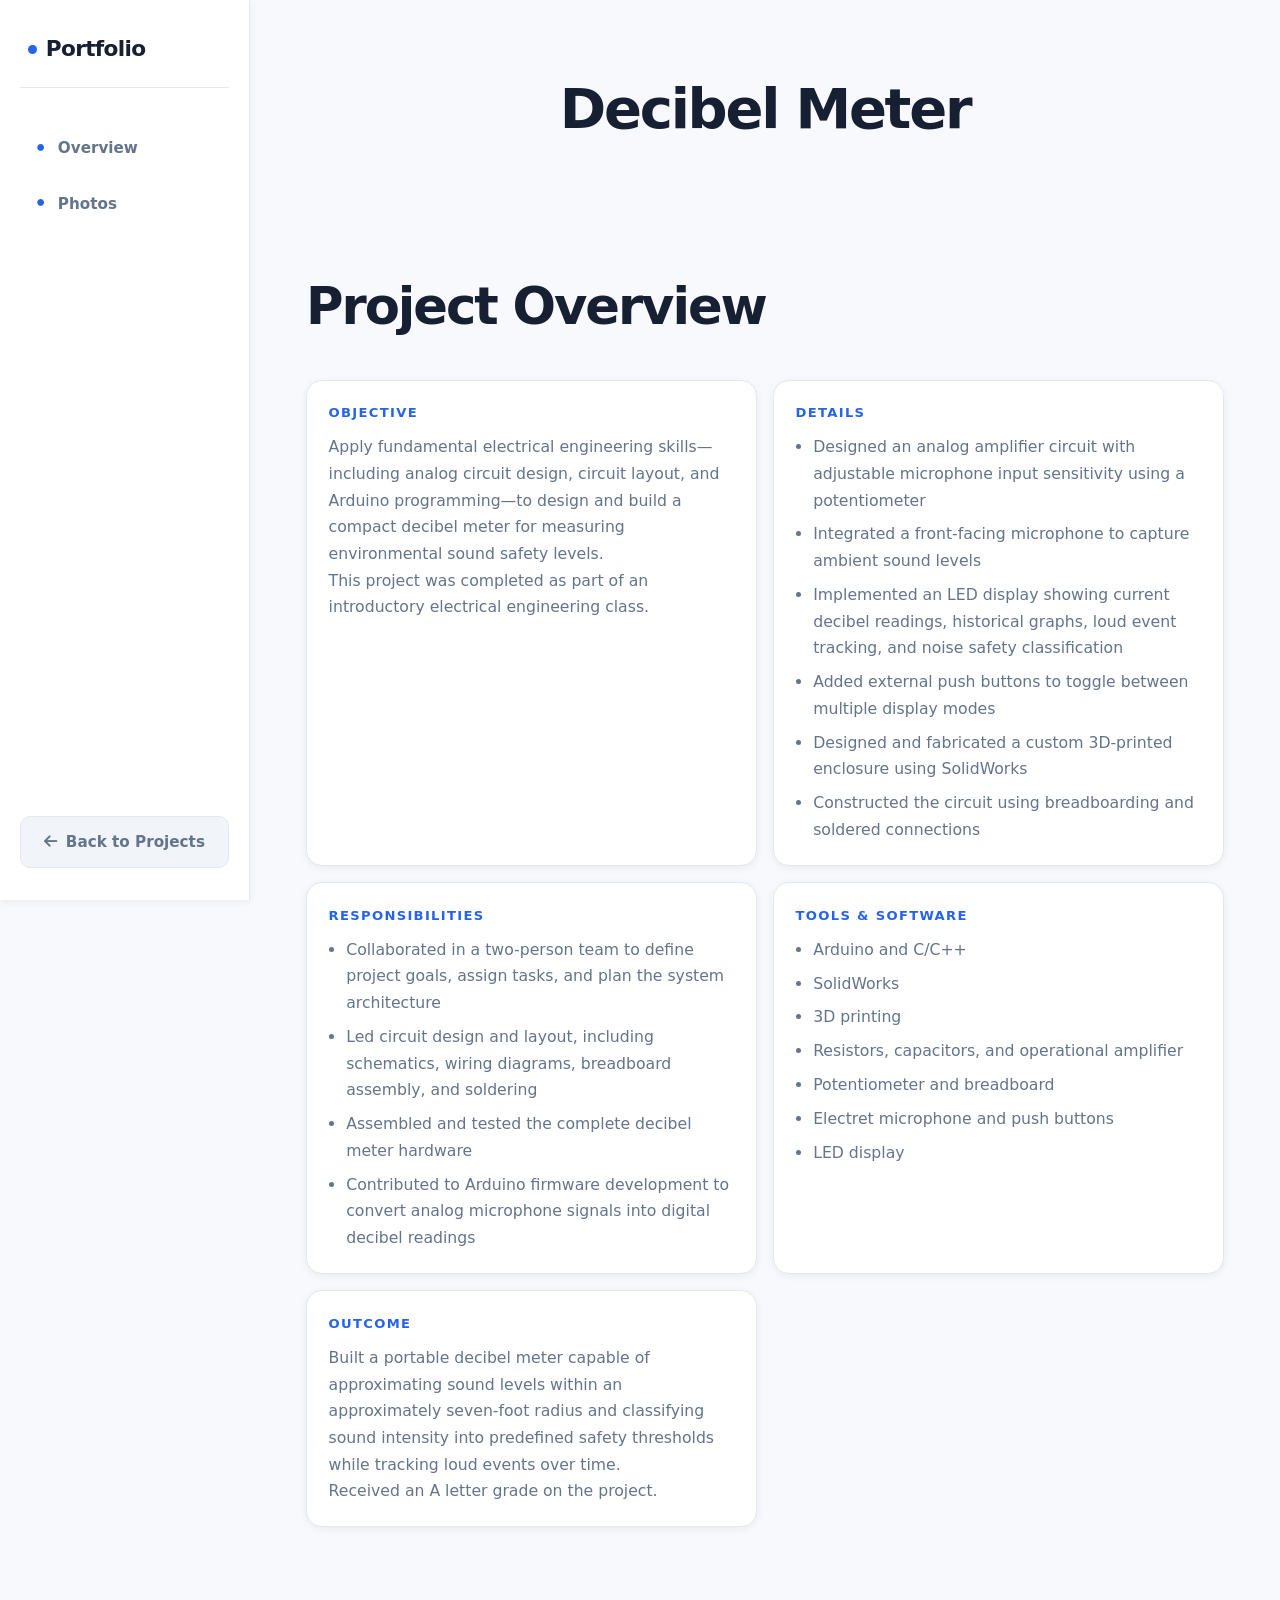
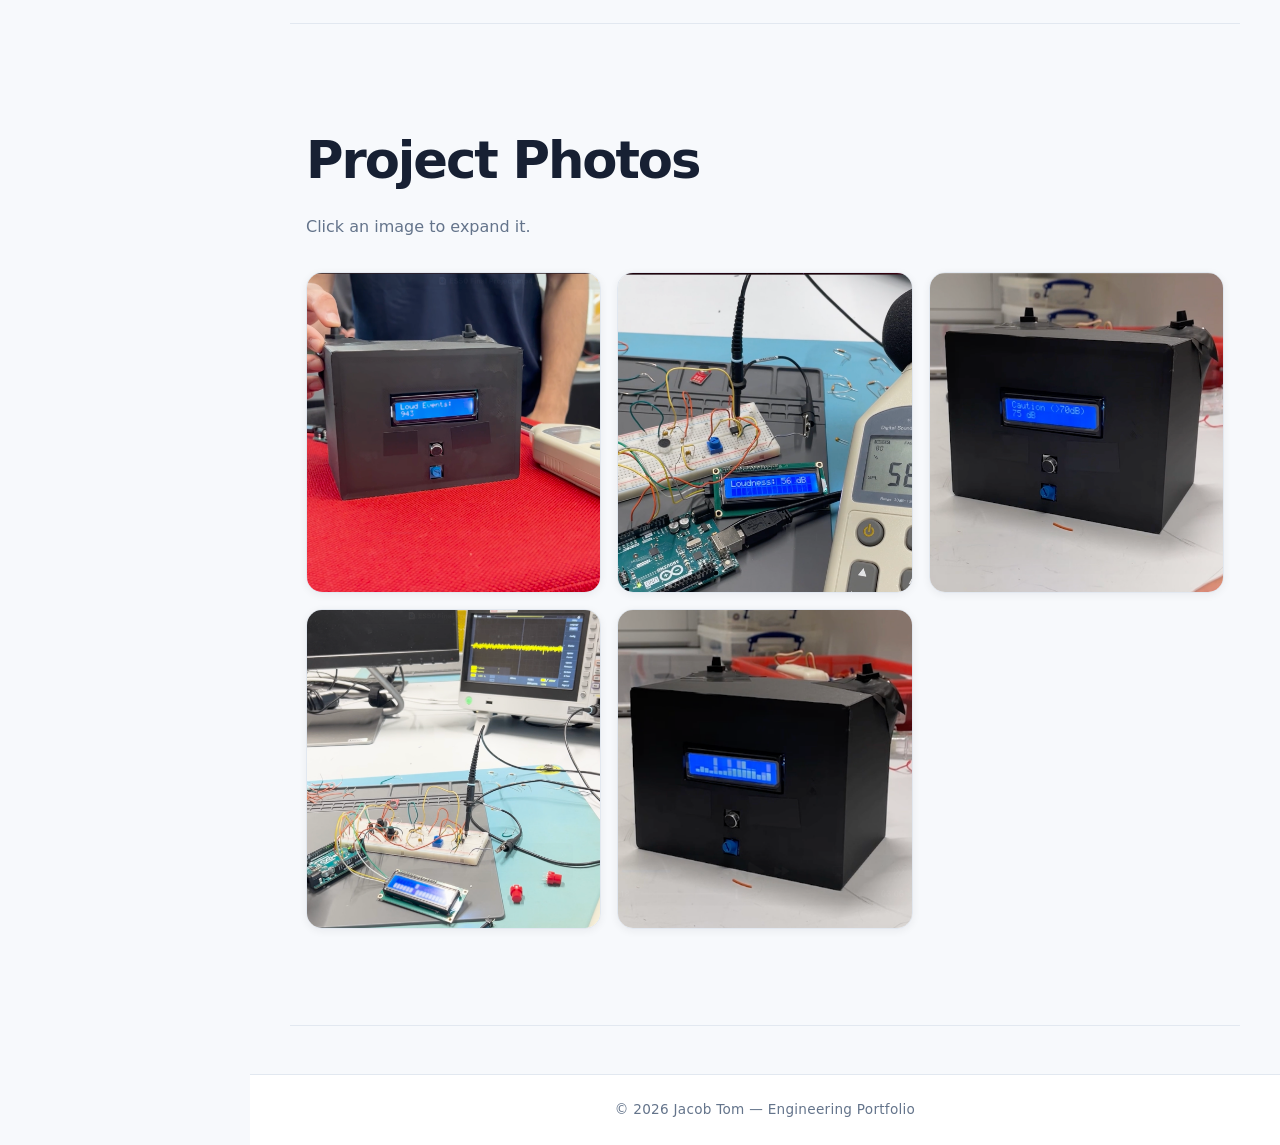
<file: project_4.html>
<!DOCTYPE html> 
<html lang="en">
<head>
  <meta charset="utf-8" />
  <meta name="viewport" content="width=device-width, initial-scale=1" />
  <title>Decibel Meter</title>

  <!-- Font Awesome -->
  <link rel="stylesheet" href="https://cdnjs.cloudflare.com/ajax/libs/font-awesome/6.5.0/css/all.min.css" />

  <link rel="stylesheet" href="https://cdnjs.cloudflare.com/ajax/libs/font-awesome/6.5.0/css/all.min.css">
  <link rel="stylesheet" href="assets/site.css">
</head>

	
<body>
  <button
    class="menu-toggle"
    id="menuToggle"
    aria-expanded="false"
    aria-controls="sidebar"
    aria-label="Open menu"
  >
    <i class="fas fa-bars" aria-hidden="true"></i>
  </button>

  <div class="mobile-overlay" id="mobileOverlay" aria-hidden="true"></div>

  <nav id="sidebar" class="sidebar" aria-label="Project navigation">
    <h2>Portfolio</h2>

    <ul>
      <li><a href="#overview">Overview</a></li>
      <li><a href="#photos">Photos</a></li>
    </ul>

    <a href="index.html#projects" class="back-button">
      <i class="fas fa-arrow-left" aria-hidden="true"></i>
      Back to Projects
    </a>
  </nav>

  <main class="content">
    <h1 class="project-title">Decibel Meter</h1>

    <section
      id="overview"
      class="section"
      aria-labelledby="overview-heading"
    >
      <h1 id="overview-heading">Project Overview</h1>

      <div class="case-study">
        <div class="case-block">
          <h2>Objective</h2>
          <p>
            Apply fundamental electrical engineering skills—including analog
            circuit design, circuit layout, and Arduino programming—to design
            and build a compact decibel meter for measuring environmental sound
            safety levels.
          </p>
          <p>
            This project was completed as part of an introductory electrical
            engineering class.
          </p>
        </div>

        <div class="case-block">
          <h2>Details</h2>
          <ul>
            <li>
              Designed an analog amplifier circuit with adjustable microphone
              input sensitivity using a potentiometer
            </li>
            <li>
              Integrated a front-facing microphone to capture ambient sound
              levels
            </li>
            <li>
              Implemented an LED display showing current decibel readings,
              historical graphs, loud event tracking, and noise safety
              classification
            </li>
            <li>
              Added external push buttons to toggle between multiple display
              modes
            </li>
            <li>
              Designed and fabricated a custom 3D-printed enclosure using
              SolidWorks
            </li>
            <li>
              Constructed the circuit using breadboarding and soldered
              connections
            </li>
          </ul>
        </div>

        <div class="case-block">
          <h2>Responsibilities</h2>
          <ul>
            <li>
              Collaborated in a two-person team to define project goals,
              assign tasks, and plan the system architecture
            </li>
            <li>
              Led circuit design and layout, including schematics, wiring
              diagrams, breadboard assembly, and soldering
            </li>
            <li>
              Assembled and tested the complete decibel meter hardware
            </li>
            <li>
              Contributed to Arduino firmware development to convert analog
              microphone signals into digital decibel readings
            </li>
          </ul>
        </div>

        <div class="case-block">
          <h2>Tools &amp; Software</h2>
          <ul>
            <li>Arduino and C/C++</li>
            <li>SolidWorks</li>
            <li>3D printing</li>
            <li>Resistors, capacitors, and operational amplifier</li>
            <li>Potentiometer and breadboard</li>
            <li>Electret microphone and push buttons</li>
            <li>LED display</li>
          </ul>
        </div>

        <div class="case-block">
          <h2>Outcome</h2>
          <p>
            Built a portable decibel meter capable of approximating sound
            levels within an approximately seven-foot radius and classifying
            sound intensity into predefined safety thresholds while tracking
            loud events over time.
          </p>
          <p>
            Received an A letter grade on the project.
          </p>
        </div>
      </div>
    </section>

    <section
      id="photos"
      class="section"
      aria-labelledby="photos-heading"
    >
      <h1 id="photos-heading">Project Photos</h1>
      <p>Click an image to expand it.</p>

      <div class="masonry">
        <div class="img-wrapper">
          <img
            loading="lazy"
            src="project_4/disp1.jpg"
            alt="Decibel meter display"
          >
          <span class="overlay">Expand Image</span>
        </div>

        <div class="img-wrapper">
          <img
            loading="lazy"
            src="project_4/dbtest.jpg"
            alt="Decibel meter testing"
          >
          <span class="overlay">Expand Image</span>
        </div>

        <div class="img-wrapper">
          <img
            loading="lazy"
            src="project_4/disp2.jpg"
            alt="Decibel meter display mode"
          >
          <span class="overlay">Expand Image</span>
        </div>

        <div class="img-wrapper">
          <img
            loading="lazy"
            src="project_4/testmeter.jpg"
            alt="Decibel meter hardware testing"
          >
          <span class="overlay">Expand Image</span>
        </div>

        <div class="img-wrapper">
          <img
            loading="lazy"
            src="project_4/disp3.jpg"
            alt="Decibel meter interface"
          >
          <span class="overlay">Expand Image</span>
        </div>
      </div>
    </section>

    <div
      id="lightbox"
      role="dialog"
      aria-modal="true"
      aria-hidden="true"
      aria-label="Expanded project image"
    >
      <button id="lbCloseBtn" aria-label="Close image viewer">
        <i class="fas fa-xmark"></i>
      </button>

      <button id="lbPrevBtn" aria-label="Previous image">
        <i class="fas fa-chevron-left"></i>
      </button>

      <button id="lbNextBtn" aria-label="Next image">
        <i class="fas fa-chevron-right"></i>
      </button>

      <div class="lightbox-content">
        <img id="lightboxImg" alt="">
        <iframe
          id="lightboxIframe"
          src=""
          title="Expanded document"
        ></iframe>
      </div>
    </div>

    <footer>
      <p>© 2026 Jacob Tom — Engineering Portfolio</p>
    </footer>
  </main>

  <script src="assets/site.js"></script>
</body>
</html>
</file>
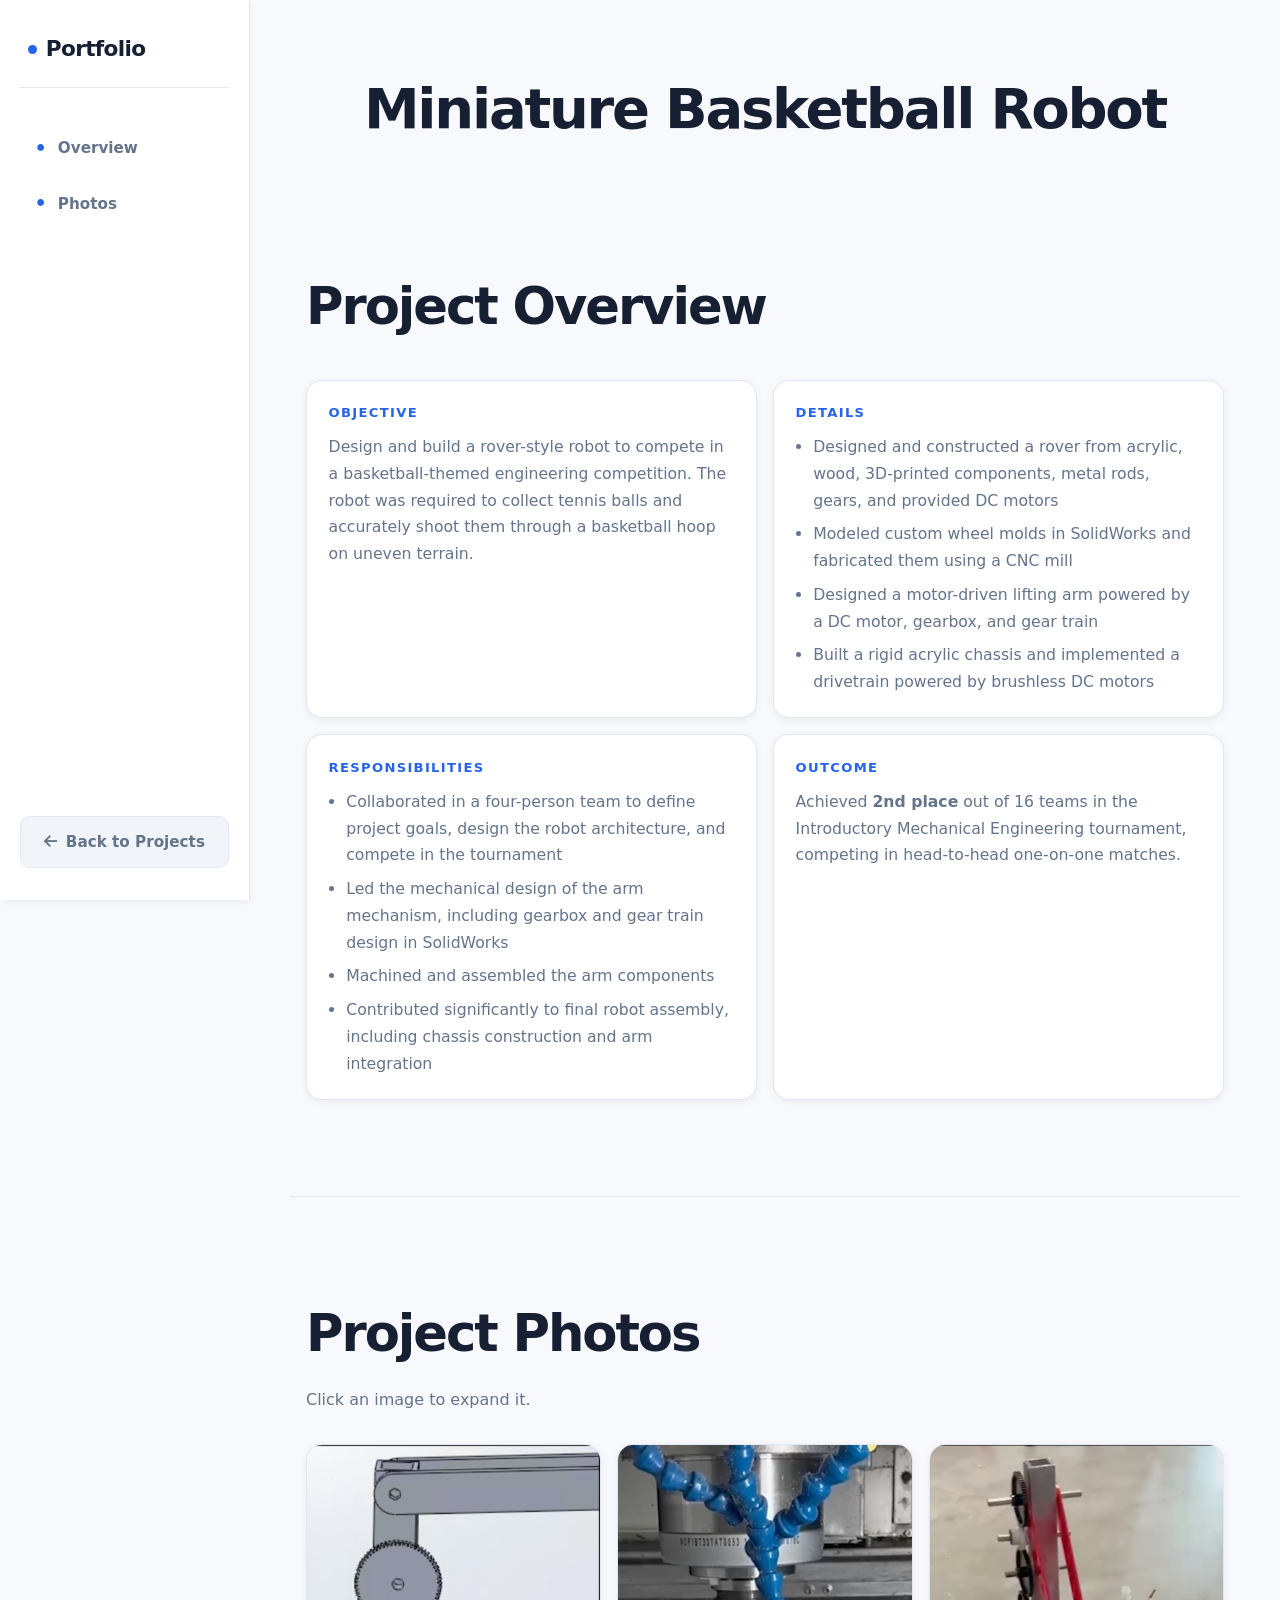
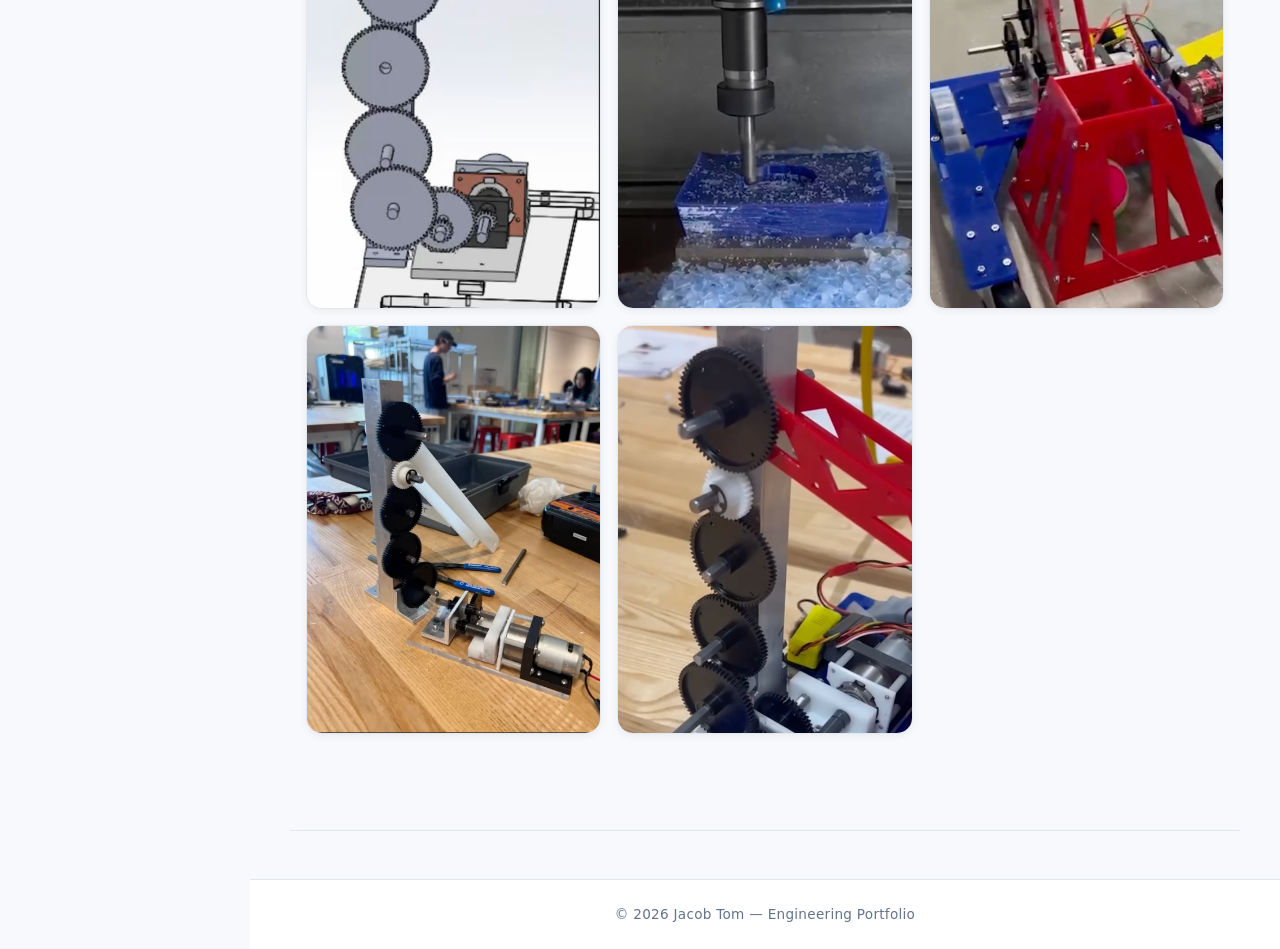
<file: project_5.html>
<!DOCTYPE html> 
<html lang="en">
<head>
  <meta charset="utf-8" />
  <meta name="viewport" content="width=device-width, initial-scale=1" />
  <title>Miniature Basketball Robot</title>

  <!-- Font Awesome -->
  <link rel="stylesheet" href="https://cdnjs.cloudflare.com/ajax/libs/font-awesome/6.5.0/css/all.min.css" />

  <link rel="stylesheet" href="https://cdnjs.cloudflare.com/ajax/libs/font-awesome/6.5.0/css/all.min.css">
  <link rel="stylesheet" href="assets/site.css">
</head>


<body>
  <button
    class="menu-toggle"
    id="menuToggle"
    aria-expanded="false"
    aria-controls="sidebar"
    aria-label="Open menu"
  >
    <i class="fas fa-bars" aria-hidden="true"></i>
  </button>

  <div class="mobile-overlay" id="mobileOverlay" aria-hidden="true"></div>

  <nav id="sidebar" class="sidebar" aria-label="Project navigation">
    <h2>Portfolio</h2>

    <ul>
      <li><a href="#overview">Overview</a></li>
      <li><a href="#photos">Photos</a></li>
    </ul>

    <a href="index.html#projects" class="back-button">
      <i class="fas fa-arrow-left" aria-hidden="true"></i>
      Back to Projects
    </a>
  </nav>

  <main class="content">
    <h1 class="project-title">Miniature Basketball Robot</h1>

    <section
      id="overview"
      class="section"
      aria-labelledby="overview-heading"
    >
      <h1 id="overview-heading">Project Overview</h1>

      <div class="case-study">
        <div class="case-block">
          <h2>Objective</h2>
          <p>
            Design and build a rover-style robot to compete in a
            basketball-themed engineering competition. The robot was required
            to collect tennis balls and accurately shoot them through a
            basketball hoop on uneven terrain.
          </p>
        </div>

        <div class="case-block">
          <h2>Details</h2>
          <ul>
            <li>
              Designed and constructed a rover from acrylic, wood,
              3D-printed components, metal rods, gears, and provided DC motors
            </li>
            <li>
              Modeled custom wheel molds in SolidWorks and fabricated them
              using a CNC mill
            </li>
            <li>
              Designed a motor-driven lifting arm powered by a DC motor,
              gearbox, and gear train
            </li>
            <li>
              Built a rigid acrylic chassis and implemented a drivetrain
              powered by brushless DC motors
            </li>
          </ul>
        </div>

        <div class="case-block">
          <h2>Responsibilities</h2>
          <ul>
            <li>
              Collaborated in a four-person team to define project goals,
              design the robot architecture, and compete in the tournament
            </li>
            <li>
              Led the mechanical design of the arm mechanism, including
              gearbox and gear train design in SolidWorks
            </li>
            <li>
              Machined and assembled the arm components
            </li>
            <li>
              Contributed significantly to final robot assembly, including
              chassis construction and arm integration
            </li>
          </ul>
        </div>

        <div class="case-block">
          <h2>Outcome</h2>
          <p>
            Achieved <strong>2nd place</strong> out of 16 teams in the
            Introductory Mechanical Engineering tournament, competing in
            head-to-head one-on-one matches.
          </p>
        </div>
      </div>
    </section>

    <section
      id="photos"
      class="section"
      aria-labelledby="photos-heading"
    >
      <h1 id="photos-heading">Project Photos</h1>
      <p>Click an image to expand it.</p>

      <div class="masonry">
        <div class="img-wrapper">
          <img
            loading="lazy"
            src="project_5/armcad.jpg"
            alt="CAD model of the robot arm"
          >
          <span class="overlay">Expand Image</span>
        </div>

        <div class="img-wrapper">
          <img
            loading="lazy"
            src="project_5/cnc.jpg"
            alt="CNC machining process"
          >
          <span class="overlay">Expand Image</span>
        </div>

        <div class="img-wrapper">
          <img
            loading="lazy"
            src="project_5/es51robot.jpg"
            alt="Completed miniature basketball robot"
          >
          <span class="overlay">Expand Image</span>
        </div>

        <div class="img-wrapper">
          <img
            loading="lazy"
            src="project_5/robotarm.jpg"
            alt="Robot lifting arm"
          >
          <span class="overlay">Expand Image</span>
        </div>

        <div class="img-wrapper">
          <img
            loading="lazy"
            src="project_5/robotarm2.jpg"
            alt="Detailed view of the robot arm"
          >
          <span class="overlay">Expand Image</span>
        </div>
      </div>
    </section>

    <div
      id="lightbox"
      role="dialog"
      aria-modal="true"
      aria-hidden="true"
      aria-label="Expanded project image"
    >
      <button id="lbCloseBtn" aria-label="Close image viewer">
        <i class="fas fa-xmark"></i>
      </button>

      <button id="lbPrevBtn" aria-label="Previous image">
        <i class="fas fa-chevron-left"></i>
      </button>

      <button id="lbNextBtn" aria-label="Next image">
        <i class="fas fa-chevron-right"></i>
      </button>

      <div class="lightbox-content">
        <img id="lightboxImg" alt="">
        <iframe
          id="lightboxIframe"
          src=""
          title="Expanded document"
        ></iframe>
      </div>
    </div>

    <footer>
      <p>© 2026 Jacob Tom — Engineering Portfolio</p>
    </footer>
  </main>

  <script src="assets/site.js"></script>
</body>
</html>
</file>
<file: assets/site.css>
/* =====================================================
   Jacob Tom Portfolio
   Shared Light Theme
===================================================== */

:root {
  --primary: #2563eb;
  --primary-dark: #1d4ed8;
  --primary-soft: #eff6ff;

  --background: #f7f9fc;
  --surface: #ffffff;
  --surface-soft: #f1f5f9;

  --text: #172033;
  --text-muted: #64748b;
  --border: #e2e8f0;

  --success: #15803d;
  --danger: #dc2626;

  --sidebar-width: 250px;
  --content-max-width: 1180px;

  --shadow-sm: 0 2px 8px rgba(15, 23, 42, 0.06);
  --shadow-md: 0 12px 30px rgba(15, 23, 42, 0.09);

  --radius-sm: 10px;
  --radius-md: 16px;
  --radius-lg: 24px;
}

/* -----------------------------
   Reset and base styles
----------------------------- */

* {
  box-sizing: border-box;
  margin: 0;
  padding: 0;
}

html {
  scroll-behavior: smooth;
}

body {
  min-height: 100vh;
  background: var(--background);
  color: var(--text);
  font-family:
    Inter, ui-sans-serif, system-ui, -apple-system, BlinkMacSystemFont,
    "Segoe UI", sans-serif;
  line-height: 1.6;
  -webkit-font-smoothing: antialiased;
}

img {
  max-width: 100%;
}

a {
  color: inherit;
}

button,
a {
  -webkit-tap-highlight-color: transparent;
}

button:focus-visible,
a:focus-visible {
  outline: 3px solid rgba(37, 99, 235, 0.3);
  outline-offset: 3px;
}

/* -----------------------------
   Sidebar
----------------------------- */

.sidebar {
  position: fixed;
  inset: 0 auto 0 0;
  z-index: 1000;

  width: var(--sidebar-width);
  padding: 2rem 1.25rem;

  display: flex;
  flex-direction: column;
  align-items: stretch;

  background: rgba(255, 255, 255, 0.92);
  border-right: 1px solid var(--border);
  box-shadow: var(--shadow-sm);

  backdrop-filter: blur(16px);
  transition: transform 0.3s ease;
}

.sidebar h2 {
  margin-bottom: 2.25rem;
  padding: 0 0.5rem 1.25rem;

  color: var(--text);
  font-size: 1.35rem;
  font-weight: 800;
  letter-spacing: -0.03em;

  border-bottom: 1px solid var(--border);
}

.sidebar h2::before {
  content: "";
  display: inline-block;
  width: 9px;
  height: 9px;
  margin-right: 0.55rem;
  vertical-align: 2px;

  background: var(--primary);
  border-radius: 50%;
}

.sidebar ul {
  display: flex;
  flex-direction: column;
  gap: 0.35rem;

  list-style: none;
}

.sidebar li a {
  display: flex;
  align-items: center;
  gap: 0.7rem;

  padding: 0.8rem 0.9rem;
  color: var(--text-muted);

  border-radius: var(--radius-sm);
  text-decoration: none;
  font-size: 0.95rem;
  font-weight: 650;

  transition:
    background 0.2s ease,
    color 0.2s ease,
    transform 0.2s ease;
}

.sidebar li a:hover,
.sidebar li a.active {
  color: var(--primary);
  background: var(--primary-soft);
  transform: translateX(3px);
}

.sidebar li a:not(.back-button)::before {
  content: "•";
  color: var(--primary);
  font-size: 1.2rem;
  line-height: 0;
}

.sidebar .resume-link {
  margin-top: 1.25rem;
}

.sidebar .resume-link a {
  justify-content: center;
  color: #fff;
  background: var(--primary);
}

.sidebar .resume-link a::before {
  display: none;
}

.sidebar .resume-link a:hover {
  color: #fff;
  background: var(--primary-dark);
  transform: translateY(-2px);
}

.back-button {
  display: flex;
  align-items: center;
  justify-content: center;
  gap: 0.55rem;

  margin-top: auto;
  padding: 0.8rem 1rem;

  color: var(--text-muted);
  background: var(--surface-soft);
  border: 1px solid var(--border);
  border-radius: var(--radius-sm);

  text-decoration: none;
  font-size: 0.95rem;
  font-weight: 700;

  transition:
    color 0.2s ease,
    background 0.2s ease,
    transform 0.2s ease;
}

.back-button:hover {
  color: var(--primary);
  background: var(--primary-soft);
  transform: translateX(-3px);
}

/* -----------------------------
   Mobile menu
----------------------------- */

.menu-toggle {
  position: fixed;
  top: 1rem;
  left: 1rem;
  z-index: 1500;

  display: none;
  align-items: center;
  justify-content: center;

  width: 44px;
  height: 44px;

  color: var(--text);
  background: var(--surface);
  border: 1px solid var(--border);
  border-radius: 12px;
  box-shadow: var(--shadow-md);

  cursor: pointer;
  font-size: 1.1rem;
}

.mobile-overlay {
  position: fixed;
  inset: 0;
  z-index: 900;

  display: none;
  background: rgba(15, 23, 42, 0.28);
  backdrop-filter: blur(3px);
}

.mobile-overlay.active {
  display: block;
}

/* -----------------------------
   Main layout
----------------------------- */

.content {
  min-height: 100vh;
  margin-left: var(--sidebar-width);
  padding: 2rem 2.5rem 0;

  transition: margin-left 0.3s ease;
}

.content > * {
  max-width: var(--content-max-width);
  margin-right: auto;
  margin-left: auto;
}

/* -----------------------------
   General sections
----------------------------- */

.section {
  min-height: 80vh;
  padding: 6rem 1rem;

  opacity: 0;
  transform: translateY(18px);

  border-bottom: 1px solid var(--border);

  transition:
    opacity 0.7s ease,
    transform 0.7s ease;
}

.section.visible {
  opacity: 1;
  transform: translateY(0);
}

.section h1,
.section h2,
.project-title {
  color: var(--text);
  letter-spacing: -0.04em;
}

.section > h1 {
  margin-bottom: 0.75rem;
  font-size: clamp(2rem, 4vw, 3.2rem);
  font-weight: 800;
}

.section > p {
  color: var(--text-muted);
}

.project-title {
  max-width: var(--content-max-width);
  margin: 2rem auto 1rem;
  padding: 0 1rem;

  font-size: clamp(2rem, 5vw, 3.5rem);
  font-weight: 850;
  text-align: center;
}

/* -----------------------------
   Home section
----------------------------- */

.home {
  min-height: calc(100vh - 2rem);
  text-align: center;
}

.home h1 {
  margin-bottom: 0.5rem;
  font-size: clamp(2.4rem, 6vw, 5rem);
  letter-spacing: -0.07em;
  line-height: 1.05;
}

.home p {
  color: var(--primary);
  font-size: 1.15rem;
  font-weight: 750;
  letter-spacing: 0.02em;
}

.home img {
  width: 190px;
  height: 190px;
  margin: 2rem auto;

  object-fit: cover;
  border: 7px solid var(--surface);
  border-radius: 50%;
  box-shadow: var(--shadow-md);
}

.button-group {
  display: flex;
  flex-wrap: wrap;
  justify-content: center;
  gap: 0.8rem;
}

.button-group a,
.resume-btn {
  display: inline-flex;
  align-items: center;
  justify-content: center;
  gap: 0.5rem;

  min-height: 46px;
  padding: 0.75rem 1.2rem;

  color: var(--primary);
  background: var(--surface);
  border: 1px solid var(--border);
  border-radius: 999px;

  text-decoration: none;
  font-weight: 750;
  box-shadow: var(--shadow-sm);

  transition:
    color 0.2s ease,
    background 0.2s ease,
    transform 0.2s ease,
    box-shadow 0.2s ease;
}

.button-group a:hover {
  color: var(--primary-dark);
  background: var(--primary-soft);
  transform: translateY(-2px);
  box-shadow: var(--shadow-md);
}

.button-group .resume-btn {
  color: #fff;
  background: var(--primary);
  border-color: var(--primary);
}

.button-group .resume-btn:hover {
  color: #fff;
  background: var(--primary-dark);
}

/* -----------------------------
   About section
----------------------------- */

#about {
  max-width: 900px;
  text-align: center;
}

.about-box {
  max-width: 780px;
  margin: 2rem auto 0;
  padding: clamp(1.25rem, 4vw, 2.5rem);

  color: var(--text-muted);
  background: var(--surface);
  border: 1px solid var(--border);
  border-radius: var(--radius-lg);
  box-shadow: var(--shadow-sm);

  text-align: left;
}

.about-box p {
  margin-bottom: 1.25rem;
  line-height: 1.8;
}

.about-box p:last-child {
  margin-bottom: 0;
}

/* -----------------------------
   Skills
----------------------------- */

.skills-category {
  max-width: 900px;
  margin: 2.5rem auto 0;
  padding: 1.5rem;

  background: var(--surface);
  border: 1px solid var(--border);
  border-radius: var(--radius-md);
  box-shadow: var(--shadow-sm);
}

.skills-category h3 {
  margin-bottom: 1rem;
  color: var(--primary);
  font-size: 1rem;
  letter-spacing: 0.08em;
  text-transform: uppercase;
}

.skills-grid {
  display: flex;
  flex-wrap: wrap;
  gap: 0.65rem;
  justify-content: center;
}

.skill {
  padding: 0.55rem 0.85rem;

  color: var(--text);
  background: var(--surface-soft);
  border: 1px solid var(--border);
  border-radius: 999px;

  font-size: 0.9rem;
  font-weight: 650;

  transition:
    color 0.2s ease,
    background 0.2s ease,
    transform 0.2s ease;
}

.skill:hover {
  color: var(--primary);
  background: var(--primary-soft);
  transform: translateY(-2px);
}

/* -----------------------------
   Projects
----------------------------- */

.project-list {
  display: grid;
  grid-template-columns: repeat(auto-fit, minmax(220px, 1fr));
  gap: 1.25rem;

  max-width: 1050px;
  margin: 2rem auto 0;
}

.project-card {
  position: relative;
  overflow: hidden;

  min-height: 290px;
  padding: 0;

  color: var(--text);
  background: var(--surface);
  border: 1px solid var(--border);
  border-radius: var(--radius-md);
  box-shadow: var(--shadow-sm);

  cursor: pointer;
  text-align: left;

  transition:
    transform 0.25s ease,
    box-shadow 0.25s ease;
}

.project-card:hover {
  transform: translateY(-7px);
  box-shadow: var(--shadow-md);
}

.project-card img {
  width: 100%;
  height: 205px;
  display: block;

  object-fit: cover;
  border-radius: var(--radius-md) var(--radius-md) 0 0;
}

.project-card h3 {
  padding: 1rem 1.1rem 1.15rem;
  font-size: 1rem;
  font-weight: 800;
}

.project-card .overlay {
  position: absolute;
  inset: 0;

  display: flex;
  align-items: center;
  justify-content: center;

  color: #fff;
  background: rgba(37, 99, 235, 0.83);

  opacity: 0;
  font-weight: 800;
  transition: opacity 0.25s ease;
}

.project-card:hover .overlay {
  opacity: 1;
}

/* -----------------------------
   Work experience
----------------------------- */

.work-experience-list {
  display: grid;
  gap: 1rem;

  max-width: 850px;
  margin: 2rem auto 0;
}

.work-experience-item {
  padding: 1.25rem 1.4rem;

  background: var(--surface);
  border: 1px solid var(--border);
  border-radius: var(--radius-md);
  box-shadow: var(--shadow-sm);

  cursor: pointer;
  text-align: left;

  transition:
    transform 0.2s ease,
    border-color 0.2s ease,
    box-shadow 0.2s ease;
}

.work-experience-item:hover,
.work-experience-item.active {
  border-color: rgba(37, 99, 235, 0.35);
  box-shadow: var(--shadow-md);
  transform: translateY(-3px);
}

.work-experience-item h3 {
  margin-bottom: 0.35rem;
  color: var(--primary);
  font-size: 0.95rem;
}

.work-experience-item p {
  color: var(--text-muted);
}

.work-experience-item p strong {
  color: var(--text);
}

.work-experience-item .description {
  display: none;
  margin-top: 1rem;
  padding-top: 1rem;

  color: var(--text-muted);
  border-top: 1px solid var(--border);
  line-height: 1.7;
}

.work-experience-item.active .description {
  display: block;
}

/* -----------------------------
   Contact
----------------------------- */

.contact {
  min-height: 55vh;
}

.social {
  display: flex;
  flex-wrap: wrap;
  justify-content: center;
  gap: 0.8rem;

  margin-top: 2rem;
}

.social a {
  display: inline-flex;
  align-items: center;
  gap: 0.55rem;

  padding: 0.75rem 1rem;

  color: var(--text-muted);
  background: var(--surface);
  border: 1px solid var(--border);
  border-radius: 999px;

  text-decoration: none;
  font-weight: 700;
  box-shadow: var(--shadow-sm);

  transition:
    color 0.2s ease,
    background 0.2s ease,
    transform 0.2s ease;
}

.social a:hover {
  color: var(--primary);
  background: var(--primary-soft);
  transform: translateY(-2px);
}

/* -----------------------------
   Project detail pages
----------------------------- */

.case-study {
  display: grid;
  grid-template-columns: repeat(2, minmax(0, 1fr));
  gap: 1rem;

  max-width: 1000px;
  margin: 2rem auto 0;

  text-align: left;
}

.case-block {
  padding: 1.35rem;

  background: var(--surface);
  border: 1px solid var(--border);
  border-radius: var(--radius-md);
  box-shadow: var(--shadow-sm);
}

.case-block h2 {
  margin-bottom: 0.7rem;

  color: var(--primary);
  font-size: 0.82rem;
  font-weight: 850;
  letter-spacing: 0.1em;
  text-transform: uppercase;
}

.case-block p,
.case-block ul {
  color: var(--text-muted);
  font-size: 0.98rem;
  line-height: 1.7;
}

.case-block p {
  padding-left: 0;
}

.case-block ul {
  padding-left: 1.1rem;
}

.case-block li + li {
  margin-top: 0.45rem;
}

/* -----------------------------
   Image gallery
----------------------------- */

.masonry {
  display: grid;
  grid-template-columns: repeat(auto-fit, minmax(220px, 1fr));
  gap: 1rem;

  max-width: 1050px;
  margin: 2rem auto 0;
}

.img-wrapper {
  position: relative;
  overflow: hidden;

  min-height: 220px;

  background: var(--surface);
  border: 1px solid var(--border);
  border-radius: var(--radius-md);
  box-shadow: var(--shadow-sm);

  cursor: pointer;
}

.img-wrapper img {
  width: 100%;
  height: 100%;
  min-height: 220px;
  display: block;

  object-fit: cover;
  transition: transform 0.35s ease;
}

.img-wrapper:hover img {
  transform: scale(1.045);
}

.img-wrapper .overlay {
  position: absolute;
  inset: 0;

  display: flex;
  align-items: center;
  justify-content: center;

  color: #fff;
  background: rgba(37, 99, 235, 0.82);

  opacity: 0;
  font-weight: 800;
  transition: opacity 0.25s ease;
}

.img-wrapper:hover .overlay {
  opacity: 1;
}

/* -----------------------------
   Lightbox
----------------------------- */

#lightbox {
  position: fixed;
  inset: 0;
  z-index: 2000;

  display: none;
  align-items: center;
  justify-content: center;

  padding: 4rem 1rem 2rem;
  background: rgba(15, 23, 42, 0.86);
  backdrop-filter: blur(8px);
}

#lightbox.open {
  display: flex;
}

.lightbox-content {
  position: relative;

  display: flex;
  align-items: center;
  justify-content: center;

  width: min(100%, 1100px);
  height: min(85vh, 850px);
}

#lightbox img {
  display: none;

  max-width: 90%;
  max-height: 85vh;

  border: 5px solid #fff;
  border-radius: var(--radius-md);
  box-shadow: 0 20px 60px rgba(0, 0, 0, 0.35);
}

#lightbox iframe {
  display: none;
  width: 90%;
  height: 80vh;

  background: #fff;
  border: 0;
  border-radius: var(--radius-md);
}

#lbCloseBtn,
#lbPrevBtn,
#lbNextBtn {
  position: absolute;
  z-index: 2;

  display: inline-flex;
  align-items: center;
  justify-content: center;

  width: 46px;
  height: 46px;

  color: #fff;
  background: rgba(255, 255, 255, 0.14);
  border: 1px solid rgba(255, 255, 255, 0.25);
  border-radius: 50%;

  cursor: pointer;
  font-size: 1.5rem;

  transition:
    background 0.2s ease,
    transform 0.2s ease;
}

#lbCloseBtn:hover,
#lbPrevBtn:hover,
#lbNextBtn:hover {
  background: var(--primary);
  transform: scale(1.06);
}

#lbCloseBtn {
  top: 1.25rem;
  right: 1.25rem;
}

#lbPrevBtn {
  left: 1.25rem;
  top: 50%;
  transform: translateY(-50%);
}

#lbNextBtn {
  right: 1.25rem;
  top: 50%;
  transform: translateY(-50%);
}

/* -----------------------------
   Footer
----------------------------- */

footer {
  max-width: none !important;
  margin-top: 3rem;
  margin-right: -2.5rem !important;
  margin-left: -2.5rem !important;
  padding: 1.5rem;

  color: var(--text-muted);
  background: var(--surface);
  border-top: 1px solid var(--border);

  text-align: center;
  font-size: 0.85rem;
}

footer p {
  letter-spacing: 0.02em;
}

/* -----------------------------
   Responsive design
----------------------------- */

@media (max-width: 1024px) {
  :root {
    --sidebar-width: 230px;
  }

  .content {
    padding-right: 1.5rem;
    padding-left: 1.5rem;
  }

  .case-study {
    grid-template-columns: 1fr;
  }
}

@media (max-width: 767px) {
  .menu-toggle {
    display: flex;
  }

  .sidebar {
    width: min(85vw, 320px);
    transform: translateX(-105%);
  }

  .sidebar.active {
    transform: translateX(0);
  }

  .content {
    margin-left: 0;
    padding: 4.5rem 1rem 0;
  }

  .content.shifted {
    margin-left: 0;
  }

  .section {
    min-height: auto;
    padding: 4rem 0.25rem;
  }

  .home {
    min-height: calc(100vh - 4.5rem);
  }

  .home img {
    width: 155px;
    height: 155px;
  }

  .project-list {
    grid-template-columns: 1fr;
  }

  .project-card {
    min-height: 270px;
  }

  .project-card img {
    height: 205px;
  }

  .case-study {
    gap: 0.8rem;
  }

  .case-block {
    padding: 1.1rem;
  }

  .masonry {
    grid-template-columns: repeat(2, minmax(0, 1fr));
    gap: 0.7rem;
  }

  .img-wrapper,
  .img-wrapper img {
    min-height: 155px;
  }

  .img-wrapper .overlay {
    font-size: 0.8rem;
  }

  footer {
    margin-right: -1rem !important;
    margin-left: -1rem !important;
  }

  #lbPrevBtn {
    left: 0.5rem;
  }

  #lbNextBtn {
    right: 0.5rem;
  }

  #lightbox img {
    max-width: 82%;
  }
}

@media (prefers-reduced-motion: reduce) {
  *,
  *::before,
  *::after {
    scroll-behavior: auto !important;
    transition-duration: 0.01ms !important;
    animation-duration: 0.01ms !important;
  }
}
</file>
